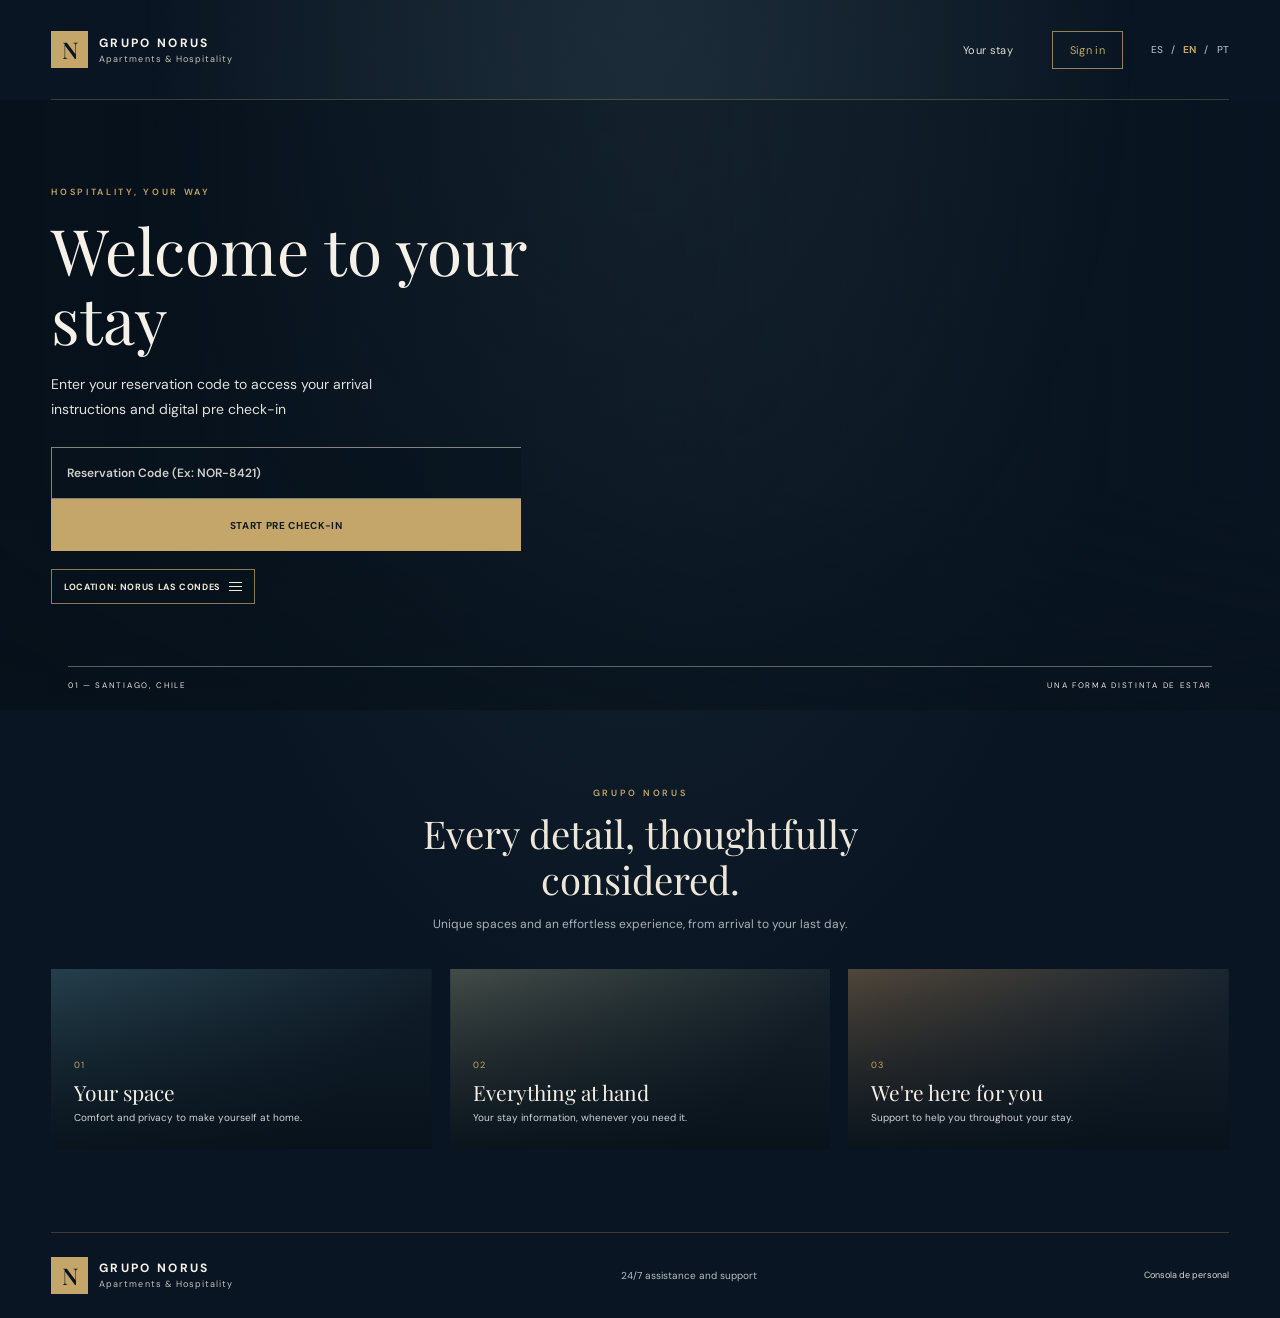
<file: frontend/index.html>
<!doctype html>
<html lang="es">
<head>
	<meta charset="utf-8">
	<meta name="viewport" content="width=device-width, initial-scale=1">
	<meta name="theme-color" content="#091522">
	<meta name="apple-mobile-web-app-capable" content="yes">
	<meta name="apple-mobile-web-app-status-bar-style" content="black-translucent">
	<meta name="description" content="Disfruta tu estadía en Grupo Norus: pre check-in, instrucciones y asistencia.">
	<title>Grupo Norus | Una estadía extraordinaria</title>
	<link rel="preconnect" href="https://fonts.googleapis.com">
	<link rel="preconnect" href="https://fonts.gstatic.com" crossorigin>
	<link href="https://fonts.googleapis.com/css2?family=DM+Sans:wght@400;500;600;700&family=Playfair+Display:wght@400;500;600&display=swap" rel="stylesheet">
	<link rel="stylesheet" href="assets/css/styles.css">
	<link rel="stylesheet" href="assets/css/luxury.css">
	<link rel="manifest" href="manifest.webmanifest">
</head>
<body>
	<main class="page-shell landing-shell">
		<header class="site-header">
			<a class="brand brand-link" href="index.html" aria-label="Grupo Norus, inicio">
				<span class="brand-mark" aria-hidden="true">N</span>
				<span class="brand-copy"><strong>GRUPO NORUS</strong><small>Apartments &amp; Hospitality</small></span>
			</a>
			<nav class="site-nav" aria-label="Navegación principal">
				<a href="#estadia">Tu estadía</a>
				<a class="nav-login" href="login.html">Iniciar sesión</a>
			</nav>
			<nav class="language-switch" aria-label="Seleccionar idioma">
				<button class="language-button is-active" type="button" lang="es" data-language="es" aria-pressed="true">ES</button><span aria-hidden="true">/</span>
				<button class="language-button" type="button" lang="en" data-language="en" aria-pressed="false">EN</button><span aria-hidden="true">/</span>
				<button class="language-button" type="button" lang="pt" data-language="pt" aria-pressed="false">PT</button>
			</nav>
		</header>

		<section class="landing-hero" aria-labelledby="welcome-title">
			<div class="hero-copy">
				<p class="eyebrow">HOSPITALIDAD, A TU MANERA</p>
				<h1 id="welcome-title" data-i18n="welcome">Bienvenido a tu estadía</h1>
				<p class="intro" data-i18n="intro">Ingresa el código de tu reserva para acceder a tus instrucciones de llegada y pre check-in digital</p>
				<form class="reservation-form" action="precheckin.html" method="get">
					<label class="visually-hidden" for="reservation-code" data-i18n="codeLabel">Código de Reserva</label>
					<input id="reservation-code" name="code" type="text" placeholder="Código de Reserva (Ej: NOR-8421)" autocomplete="off" required aria-label="Código de Reserva">
					<button class="primary-button" type="submit" data-i18n="start">Iniciar Pre Check-in</button>
				</form>
				<div class="venue-wrap">
					<button class="venue-button" type="button" aria-expanded="false" aria-controls="venue-menu">
						<span data-i18n="venue">Sede: Norus Las Condes</span><span class="menu-icon" aria-hidden="true"><i></i><i></i><i></i></span>
					</button>
					<div class="venue-menu" id="venue-menu" hidden><span class="venue-menu-label" data-i18n="currentVenue">Sede seleccionada</span><strong>Norus Las Condes</strong></div>
				</div>
			</div>
			<div class="hero-caption"><span>01 — SANTIAGO, CHILE</span><span>UNA FORMA DISTINTA DE ESTAR</span></div>
		</section>

		<section class="experience-section" id="estadia" aria-labelledby="experience-title">
			<div class="section-heading">
				<p class="eyebrow">GRUPO NORUS</p>
				<h2 id="experience-title">Cada detalle, pensado para ti.</h2>
				<p>Espacios únicos y una experiencia simple, desde tu llegada hasta el último día.</p>
			</div>
			<div class="experience-grid">
				<article class="experience-card experience-card-one"><span>01</span><h3>Tu espacio</h3><p>Comodidad y privacidad para sentirte en casa.</p></article>
				<article class="experience-card experience-card-two"><span>02</span><h3>Todo a mano</h3><p>Acceso a la información de tu estadía, cuando la necesites.</p></article>
				<article class="experience-card experience-card-three"><span>03</span><h3>Estamos contigo</h3><p>Atención y soporte para acompañarte en cada momento.</p></article>
			</div>
		</section>
		<footer class="site-footer">
			<a class="brand brand-link" href="index.html"><span class="brand-mark" aria-hidden="true">N</span><span class="brand-copy"><strong>GRUPO NORUS</strong><small>Apartments &amp; Hospitality</small></span></a>
			<p class="support-note" data-i18n="support">Atención y soporte 24/7</p>
			<div class="footer-links"><a href="admin.html">Consola de personal</a></div>
		</footer>
	</main>
	<script src="assets/js/app.js" defer></script>
	<script src="assets/js/backend.js" defer></script>
</body>
</html>
</file>
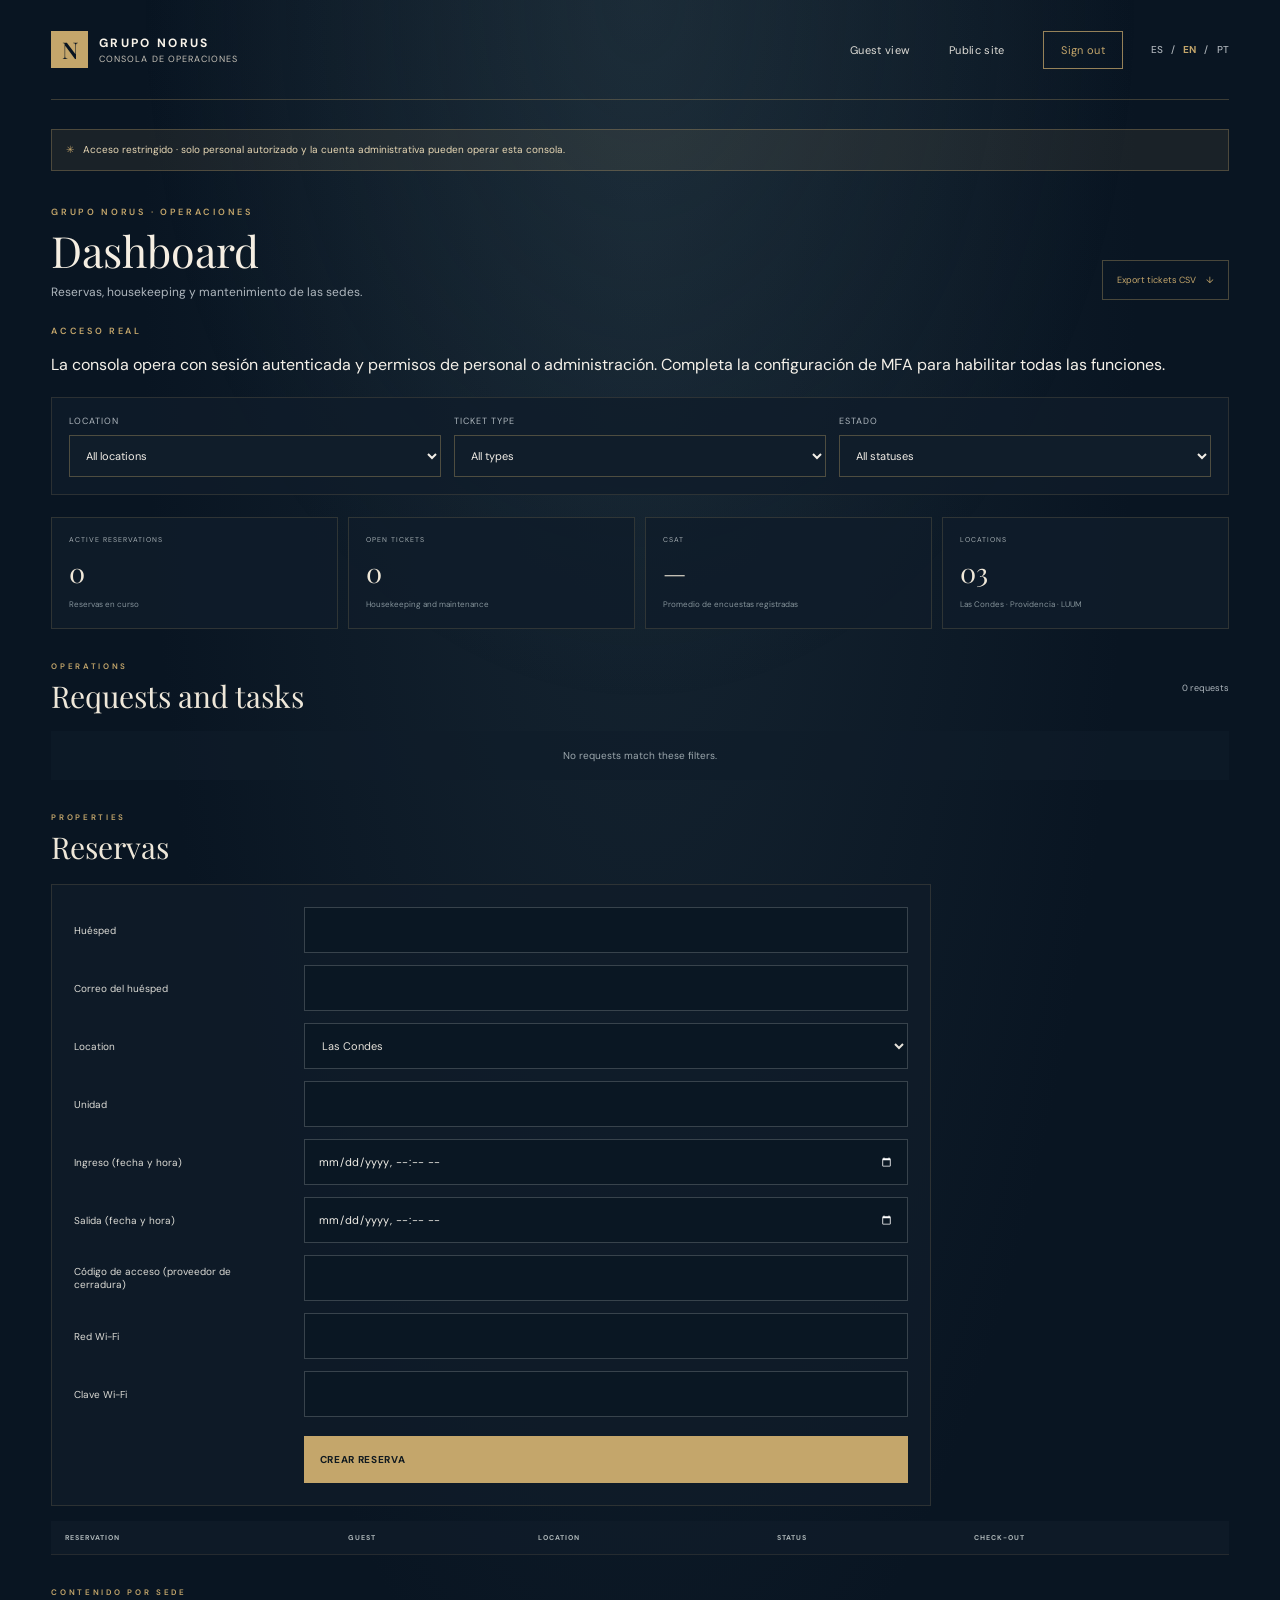
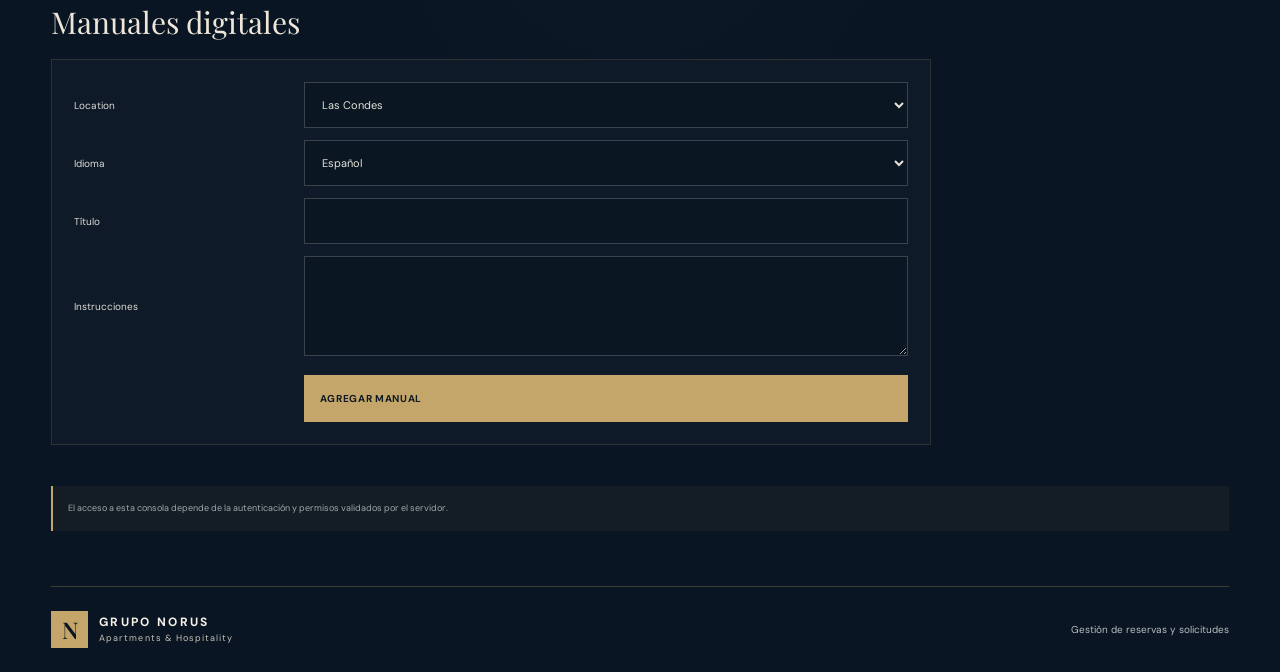
<file: frontend/admin.html>
<!doctype html>
<html lang="es">
<head>
	<meta charset="utf-8">
	<meta name="viewport" content="width=device-width, initial-scale=1">
	<meta name="theme-color" content="#091522">
	<meta name="apple-mobile-web-app-capable" content="yes">
	<meta name="apple-mobile-web-app-status-bar-style" content="black-translucent">
	<meta name="description" content="Consola de operaciones de Grupo Norus para reservas, servicios y gestión del personal.">
	<title>Grupo Norus | Consola de operaciones</title>
	<link rel="manifest" href="manifest.webmanifest">
	<link rel="preconnect" href="https://fonts.googleapis.com">
	<link rel="preconnect" href="https://fonts.gstatic.com" crossorigin>
	<link href="https://fonts.googleapis.com/css2?family=DM+Sans:wght@400;500;600;700&family=Playfair+Display:wght@400;500;600&display=swap" rel="stylesheet">
	<link rel="stylesheet" href="assets/css/styles.css">
	<link rel="stylesheet" href="assets/css/luxury.css">
</head>
<body>
	<main class="page-shell admin-shell">
		<header class="site-header">
			<a class="brand brand-link" href="index.html" aria-label="Grupo Norus, inicio"><span class="brand-mark" aria-hidden="true">N</span><span class="brand-copy"><strong>GRUPO NORUS</strong><small>CONSOLA DE OPERACIONES</small></span></a>
			<nav class="site-nav" aria-label="Navegación principal"><a href="dashboard.html">Vista huésped</a><a href="index.html">Sitio público</a><a class="nav-login" href="login.html">Cerrar sesión</a></nav>
			<nav class="language-switch" aria-label="Seleccionar idioma"><button class="language-button is-active" type="button" data-language="es" aria-pressed="true">ES</button><span aria-hidden="true">/</span><button class="language-button" type="button" data-language="en" aria-pressed="false">EN</button><span aria-hidden="true">/</span><button class="language-button" type="button" data-language="pt" aria-pressed="false">PT</button></nav>
		</header>
		<section class="admin-content">
			<div class="demo-notice"><span aria-hidden="true">✳</span> Acceso restringido · solo personal autorizado y la cuenta administrativa pueden operar esta consola.</div>
			<div class="admin-heading"><div><p class="eyebrow">GRUPO NORUS · OPERACIONES</p><h1>Panel de control</h1><p>Reservas, housekeeping y mantenimiento de las sedes.</p></div><div class="admin-heading-actions"><button class="export-button" type="button" id="export-tickets">Exportar tickets CSV <span aria-hidden="true">↓</span></button></div></div>
			<section class="admin-access-note" aria-label="Acceso del personal">
				<p class="eyebrow">ACCESO REAL</p>
				<p>La consola opera con sesión autenticada y permisos de personal o administración. Completa la configuración de MFA para habilitar todas las funciones.</p>
			</section>
			<div class="admin-filters">
				<label for="admin-property">Sede<select id="admin-property"><option value="all">Todas las sedes</option><option value="Las Condes">Norus Las Condes</option><option value="Providencia">Norus Providencia</option><option value="LUUM">LUUM</option></select></label>
				<label for="ticket-type-filter">Tipo de ticket<select id="ticket-type-filter"><option value="all">Todos los tipos</option><option value="supplies">Housekeeping</option><option value="issue">Mantenimiento</option></select></label>
				<label for="ticket-status-filter">Estado<select id="ticket-status-filter"><option value="all">Todos los estados</option><option value="Pendiente">Pendiente</option><option value="En proceso">En proceso</option><option value="Resuelto">Resuelto</option></select></label>
			</div>
			<section class="admin-metrics" aria-label="Indicadores">
				<article><span>RESERVAS ACTIVAS</span><strong id="metric-reservations">1</strong><small>Reservas en curso</small></article>
				<article><span>TICKETS ABIERTOS</span><strong id="metric-open">0</strong><small>Housekeeping y mantenimiento</small></article>
				<article><span>CSAT</span><strong id="metric-csat">—</strong><small>Promedio de encuestas registradas</small></article>
				<article><span>SEDES</span><strong>03</strong><small>Las Condes · Providencia · LUUM</small></article>
			</section>
			<section class="admin-section"><div class="section-heading-inline"><div><p class="eyebrow">GESTIÓN OPERATIVA</p><h2>Solicitudes y tareas</h2></div><span id="ticket-count" class="ticket-count">0 solicitudes</span></div><div class="admin-ticket-list" id="admin-ticket-list"></div></section>
			<section class="admin-section reservation-preview"><div class="section-heading-inline"><div><p class="eyebrow">ALOJAMIENTOS</p><h2>Reservas</h2></div></div><form class="auth-form admin-create-form" id="reservation-create-form"><label for="new-guest-name">Huésped</label><input id="new-guest-name" name="guestName" required maxlength="160"><label for="new-guest-email">Correo del huésped</label><input id="new-guest-email" name="guestEmail" type="email" required><label for="new-property">Sede</label><select id="new-property" name="property"><option>Las Condes</option><option>Providencia</option><option>LUUM</option></select><label for="new-unit">Unidad</label><input id="new-unit" name="unit" required maxlength="32"><label for="new-checkin">Ingreso (fecha y hora)</label><input id="new-checkin" name="checkinAt" type="datetime-local" required><label for="new-checkout">Salida (fecha y hora)</label><input id="new-checkout" name="checkoutAt" type="datetime-local" required><label for="new-access-code">Código de acceso (proveedor de cerradura)</label><input id="new-access-code" name="accessCode" autocomplete="off"><label for="new-wifi-name">Red Wi-Fi</label><input id="new-wifi-name" name="wifiName"><label for="new-wifi-password">Clave Wi-Fi</label><input id="new-wifi-password" name="wifiPassword" autocomplete="new-password"><button class="primary-button" type="submit">Crear reserva</button><p class="form-status" role="status" aria-live="polite"></p></form><div class="reservation-table-wrap"><table><thead><tr><th>RESERVA</th><th>HUÉSPED</th><th>SEDE</th><th>ESTADO</th><th>CHECK-OUT</th></tr></thead><tbody id="reservation-table">
			</tbody></table></div></section>
			<section class="admin-section"><div class="section-heading-inline"><div><p class="eyebrow">CONTENIDO POR SEDE</p><h2>Manuales digitales</h2></div></div><form class="auth-form admin-create-form" id="manual-create-form"><label for="manual-property">Sede</label><select id="manual-property" name="property"><option>Las Condes</option><option>Providencia</option><option>LUUM</option></select><label for="manual-language">Idioma</label><select id="manual-language" name="language"><option value="es">Español</option><option value="en">English</option><option value="pt">Português</option></select><label for="manual-title">Título</label><input id="manual-title" name="title" required maxlength="160"><label for="manual-content">Instrucciones</label><textarea id="manual-content" name="content" required maxlength="10000"></textarea><button class="primary-button" type="submit">Agregar manual</button><p class="form-status" role="status" aria-live="polite"></p></form><div id="admin-manual-list" class="admin-ticket-list"></div></section>
			<section class="admin-section" hidden><div class="section-heading-inline"><div><p class="eyebrow">ACCESO DEL PERSONAL</p><h2>Crear cuenta de equipo</h2></div></div><form class="auth-form admin-create-form" id="staff-create-form"><label for="staff-name">Nombre</label><input id="staff-name" name="name" required maxlength="160"><label for="staff-email">Correo</label><input id="staff-email" name="email" type="email" required><label for="staff-role">Rol</label><select id="staff-role" name="role"><option value="staff">Personal</option><option value="admin">Administración</option></select><button class="primary-button" type="submit">Crear cuenta</button><p class="form-status" role="status" aria-live="polite"></p></form></section>
			<div class="admin-footnote">El acceso a esta consola depende de la autenticación y permisos validados por el servidor.</div>
		</section>
		<footer class="site-footer"><a class="brand brand-link" href="index.html"><span class="brand-mark" aria-hidden="true">N</span><span class="brand-copy"><strong>GRUPO NORUS</strong><small>Apartments &amp; Hospitality</small></span></a><p class="support-note">Gestión de reservas y solicitudes</p></footer>
	</main>
	<script src="assets/js/app.js" defer></script>
	<script src="assets/js/backend.js" defer></script>
</body>
</html>
</file>
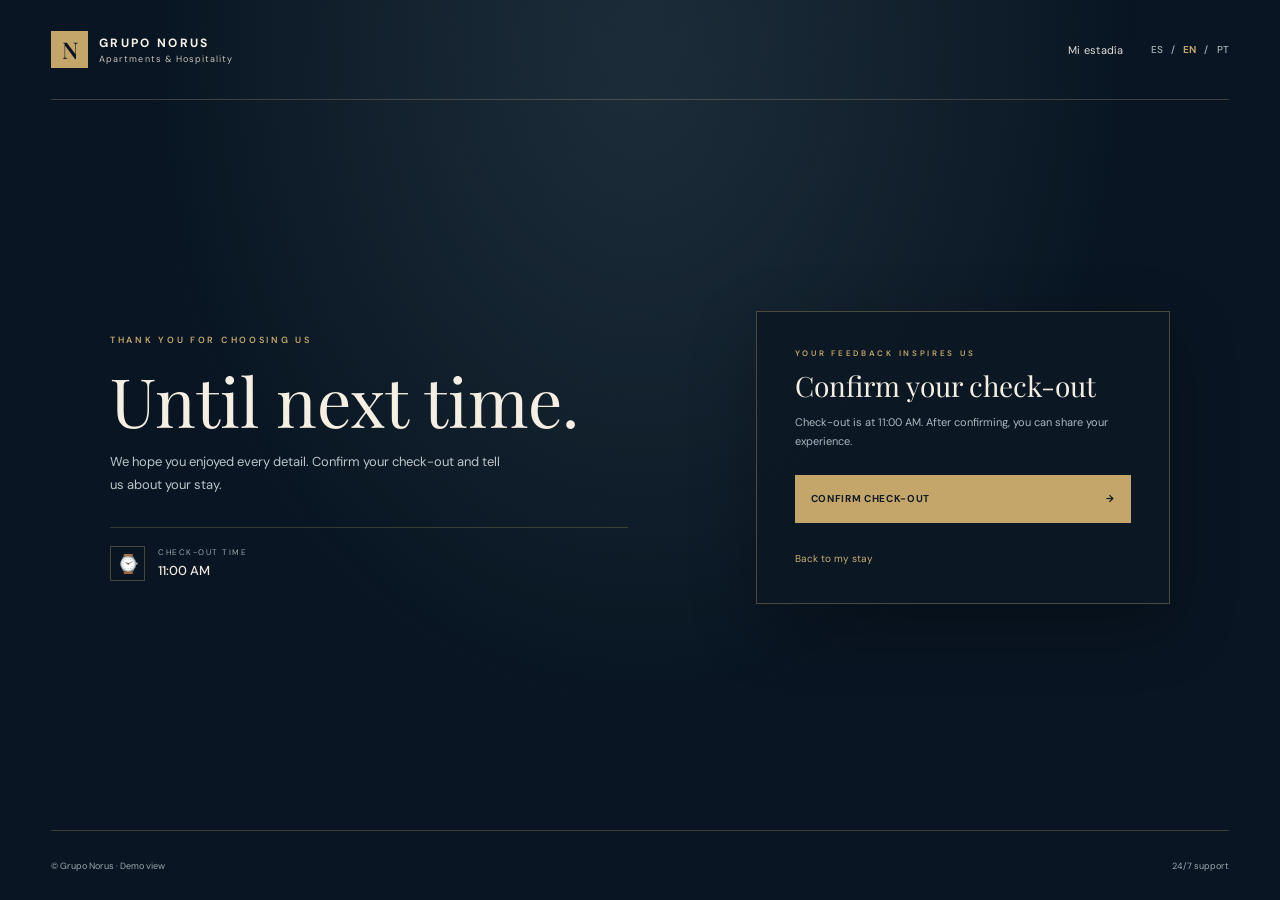
<file: frontend/checkout.html>
<!doctype html>
<html lang="es">
<head>
	<meta charset="utf-8">
	<meta name="viewport" content="width=device-width, initial-scale=1">
	<meta name="theme-color" content="#091522">
	<meta name="apple-mobile-web-app-capable" content="yes">
	<meta name="apple-mobile-web-app-status-bar-style" content="black-translucent">
	<meta name="description" content="Confirma tu salida y comparte tu experiencia con Grupo Norus.">
	<title>Grupo Norus | Check-out y opinión</title>
	<link rel="manifest" href="manifest.webmanifest">
	<link rel="preconnect" href="https://fonts.googleapis.com">
	<link rel="preconnect" href="https://fonts.gstatic.com" crossorigin>
	<link href="https://fonts.googleapis.com/css2?family=DM+Sans:wght@400;500;600;700&family=Playfair+Display:wght@400;500;600&display=swap" rel="stylesheet">
	<link rel="stylesheet" href="assets/css/styles.css">
	<link rel="stylesheet" href="assets/css/luxury.css">
</head>
<body>
	<main class="page-shell auth-shell">
		<header class="site-header">
			<a class="brand brand-link" href="index.html" aria-label="Grupo Norus, inicio"><span class="brand-mark" aria-hidden="true">N</span><span class="brand-copy"><strong>GRUPO NORUS</strong><small>Apartments &amp; Hospitality</small></span></a>
			<nav class="site-nav" aria-label="Navegación principal"><a href="dashboard.html">Mi estadía</a></nav>
			<nav class="language-switch" aria-label="Seleccionar idioma"><button class="language-button is-active" type="button" data-language="es" aria-pressed="true">ES</button><span aria-hidden="true">/</span><button class="language-button" type="button" data-language="en" aria-pressed="false">EN</button><span aria-hidden="true">/</span><button class="language-button" type="button" data-language="pt" aria-pressed="false">PT</button></nav>
		</header>
		<section class="checkout-layout">
			<div class="checkout-intro"><p class="eyebrow">GRACIAS POR ELEGIRNOS</p><h1>Hasta la próxima.</h1><p>Esperamos que hayas disfrutado cada detalle. Confirma tu salida y déjanos saber cómo fue tu estadía.</p><div class="checkout-time"><span class="detail-icon" aria-hidden="true">⌚</span><span><small>HORA DE SALIDA</small><strong>11:00 AM</strong></span></div></div>
			<div class="auth-card checkout-card">
				<p class="eyebrow">TU OPINIÓN NOS INSPIRA</p>
				<h2 id="checkout-title">Confirma tu salida</h2>
				<p class="auth-description">Tu check-out es a las 11:00 AM. Después de confirmar, puedes compartir tu experiencia.</p>
				<button class="primary-button checkout-confirm-button" type="button" data-checkout-confirm>Confirmar check-out <span aria-hidden="true">→</span></button>
				<p class="form-status checkout-confirmation" id="checkout-confirmation" role="status" aria-live="polite"></p>
				<form class="auth-form survey-form" data-checkout-form>
					<div id="survey-section" hidden>
					<h3>¿Cómo estuvo tu estadía?</h3>
					<p class="auth-description">Tu opinión nos ayuda a crear mejores experiencias.</p>
					<fieldset class="rating-fieldset"><legend>Califica tu experiencia</legend><div class="rating-options" role="radiogroup" aria-label="Califica tu estadía">
						<label><input type="radio" name="rating" value="1" required><span aria-hidden="true">★</span><small>1</small></label>
						<label><input type="radio" name="rating" value="2"><span aria-hidden="true">★</span><small>2</small></label>
						<label><input type="radio" name="rating" value="3"><span aria-hidden="true">★</span><small>3</small></label>
						<label><input type="radio" name="rating" value="4"><span aria-hidden="true">★</span><small>4</small></label>
						<label><input type="radio" name="rating" value="5"><span aria-hidden="true">★</span><small>5</small></label>
					</div></fieldset>
					<label for="checkout-comments">Comentarios (opcional)</label><textarea id="checkout-comments" name="comments" rows="4" maxlength="1000" placeholder="¿Qué fue lo que más disfrutaste?"></textarea>
					<button class="primary-button" type="submit">Enviar opinión <span aria-hidden="true">→</span></button><p class="form-status" role="status" aria-live="polite"></p>
					</div>
				</form>
				<a class="checkout-back" href="dashboard.html">Volver a mi estadía</a>
			</div>
		</section>
		<footer class="site-footer auth-footer"><span>© Grupo Norus · Vista de demostración</span><span>Atención y soporte 24/7</span></footer>
	</main>
	<script src="assets/js/app.js" defer></script>
	<script src="assets/js/backend.js" defer></script>
</body>
</html>
</file>
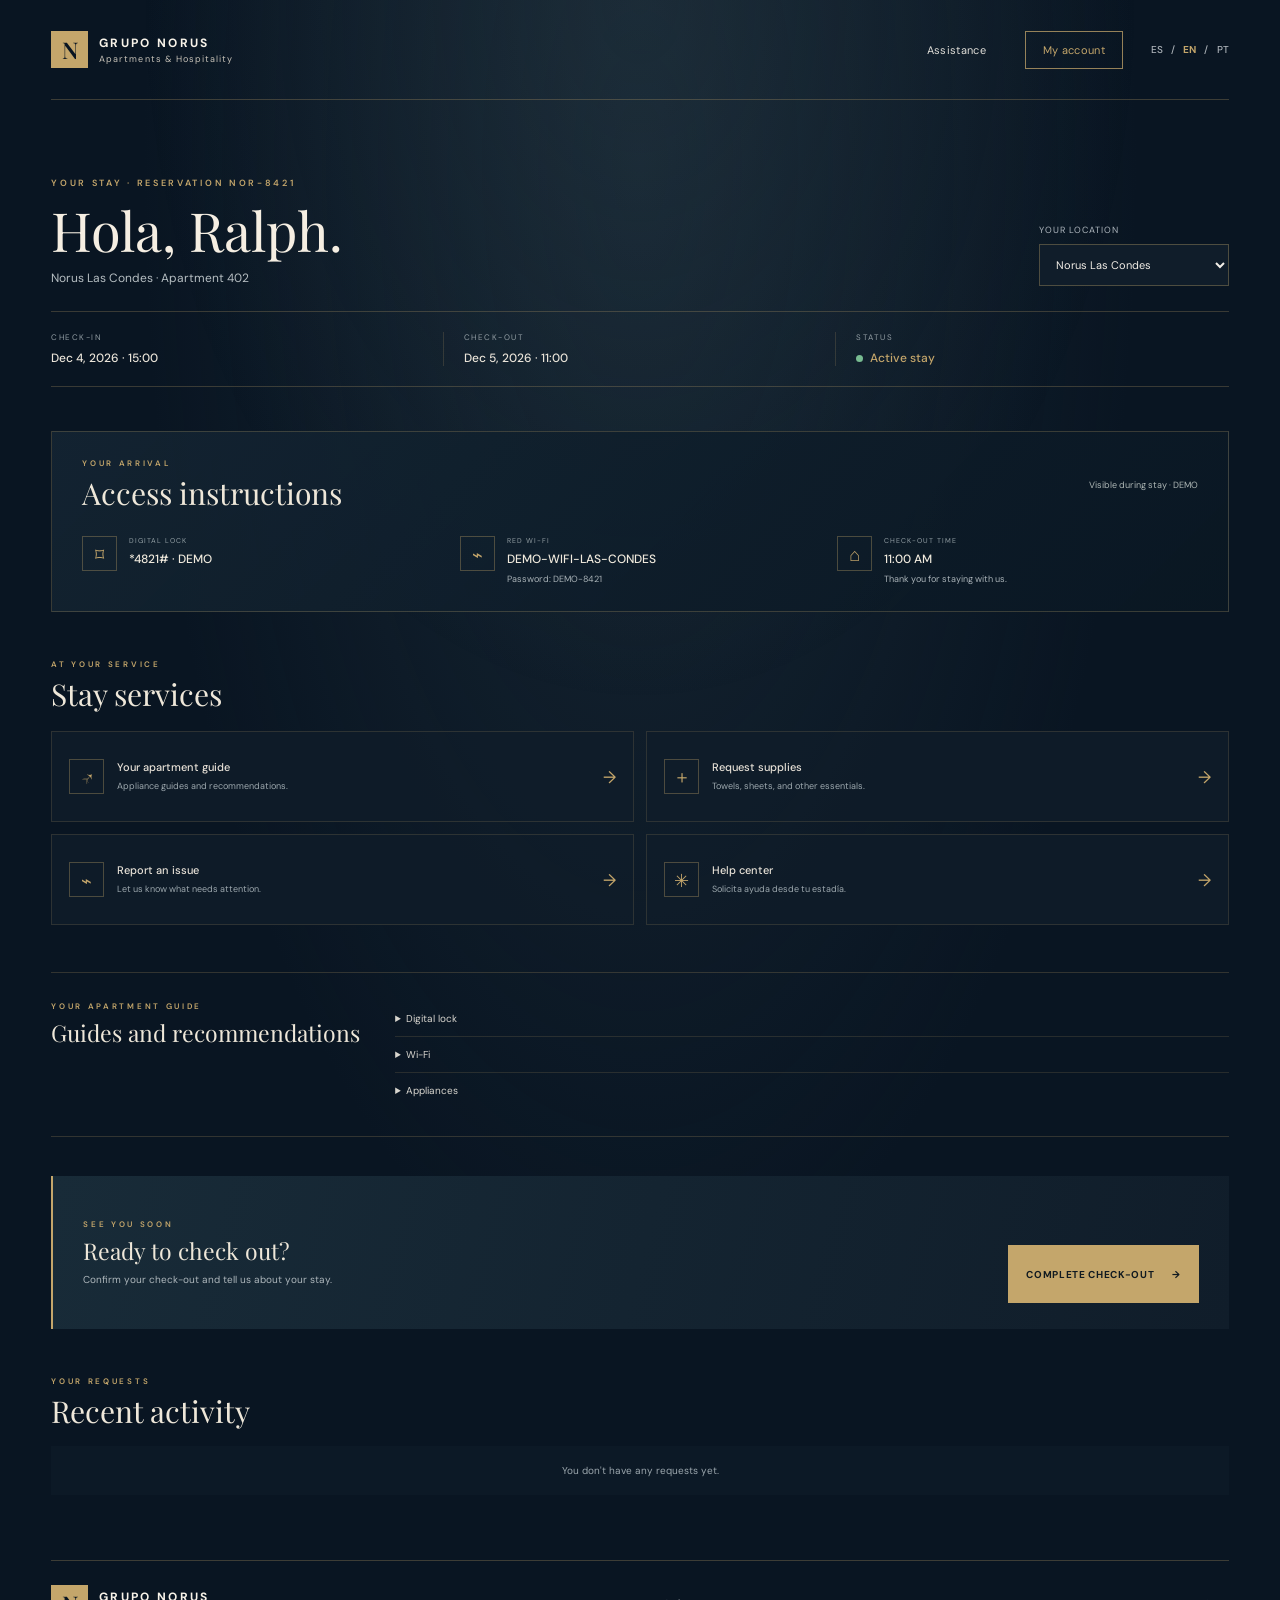
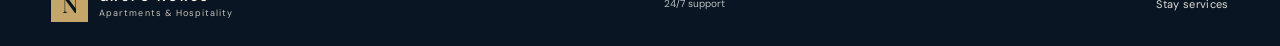
<file: frontend/dashboard.html>
<!doctype html>
<html lang="es">
<head>
	<meta charset="utf-8">
	<meta name="viewport" content="width=device-width, initial-scale=1">
	<meta name="theme-color" content="#091522">
	<meta name="description" content="Instrucciones, solicitudes y detalles de tu estadía en Grupo Norus.">
	<title>Grupo Norus | Tu estadía</title>
	<link rel="manifest" href="manifest.webmanifest">
	<link rel="preconnect" href="https://fonts.googleapis.com">
	<link rel="preconnect" href="https://fonts.gstatic.com" crossorigin>
	<link href="https://fonts.googleapis.com/css2?family=DM+Sans:wght@400;500;600;700&family=Playfair+Display:wght@400;500;600&display=swap" rel="stylesheet">
	<link rel="stylesheet" href="assets/css/styles.css">
	<link rel="stylesheet" href="assets/css/luxury.css">
</head>
<body>
	<main class="page-shell dashboard-shell">
		<header class="topbar">
			<a class="brand brand-link" href="index.html" aria-label="Grupo Norus, inicio"><span class="brand-mark" aria-hidden="true">N</span><span class="brand-copy"><strong>GRUPO NORUS</strong><small>Apartments &amp; Hospitality</small></span></a>
			<nav class="site-nav" aria-label="Navegación principal"><a href="#services-title">Asistencia</a><a class="nav-login" href="login.html">Mi cuenta</a></nav>
			<nav class="language-switch" aria-label="Seleccionar idioma">
				<button class="language-button is-active" type="button" lang="es" data-language="es" aria-pressed="true">ES</button><span aria-hidden="true">/</span>
				<button class="language-button" type="button" lang="en" data-language="en" aria-pressed="false">EN</button><span aria-hidden="true">/</span>
				<button class="language-button" type="button" lang="pt" data-language="pt" aria-pressed="false">PT</button>
			</nav>
		</header>

		<section class="guest-page">
			<div class="guest-welcome">
				<div><p class="eyebrow">TU ESTADÍA · RESERVA NOR-8421</p><h1>Hola, <span id="guest-first-name">Ralph</span>.</h1><p class="guest-subtitle" id="stay-property">Norus Las Condes · Departamento 402</p></div>
				<label class="venue-select-label" for="property-select">Tu sede<select id="property-select" name="property"><option value="las-condes">Norus Las Condes</option><option value="providencia">Norus Providencia</option><option value="luum">LUUM</option></select></label>
			</div>
			<div class="stay-summary">
				<div><span>CHECK-IN</span><strong id="checkin-date">Hoy · 15:00</strong></div>
				<div><span>CHECK-OUT</span><strong id="checkout-date">Mañana · 11:00</strong></div>
				<div><span>ESTADO</span><strong class="stay-status"><i class="status-dot"></i> <span id="stay-status-text">Estadía activa</span></strong></div>
			</div>
			<section class="access-card" aria-labelledby="access-title">
				<div class="section-heading-inline"><div><p class="eyebrow">TU LLEGADA</p><h2 id="access-title">Instrucciones de acceso</h2></div><span class="access-state" id="access-state">Disponible durante tu estadía</span></div>
				<div class="access-grid" id="access-details">
					<div class="access-detail"><span class="detail-icon" aria-hidden="true">⌑</span><div><span>CERRADURA DIGITAL</span><strong id="lock-code">••••••</strong></div></div>
					<div class="access-detail"><span class="detail-icon" aria-hidden="true">⌁</span><div><span>RED WI-FI</span><strong id="wifi-name">••••••</strong><small id="wifi-password">Disponible durante la estadía</small></div></div>
					<div class="access-detail"><span class="detail-icon" aria-hidden="true">⌂</span><div><span>HORARIO DE SALIDA</span><strong>11:00 AM</strong><small>Gracias por tu estadía.</small></div></div>
				</div>
			</section>
			<section class="guest-services" aria-labelledby="services-title">
				<div class="section-heading-inline"><div><p class="eyebrow">A TU DISPOSICIÓN</p><h2 id="services-title">Servicios de tu estadía</h2></div></div>
				<div class="service-grid">
					<a class="service-card" href="#manuales"><span class="service-icon" aria-hidden="true">↗</span><span><strong>Manual de tu espacio</strong><small>Guías de electrodomésticos y recomendaciones.</small></span><span class="service-arrow" aria-hidden="true">→</span></a>
					<button class="service-card" type="button" data-open-dialog="supplies-dialog"><span class="service-icon" aria-hidden="true">＋</span><span><strong>Solicitar insumos</strong><small>Toallas, sábanas y artículos adicionales.</small></span><span class="service-arrow" aria-hidden="true">→</span></button>
					<button class="service-card" type="button" data-open-dialog="issue-dialog"><span class="service-icon" aria-hidden="true">⌁</span><span><strong>Reportar una incidencia</strong><small>Cuéntanos qué necesita atención.</small></span><span class="service-arrow" aria-hidden="true">→</span></button>
					<button class="service-card" type="button" data-open-dialog="issue-dialog"><span class="service-icon" aria-hidden="true">✳</span><span><strong>Centro de asistencia</strong><small>Solicita ayuda desde tu estadía.</small></span><span class="service-arrow" aria-hidden="true">→</span></button>
				</div>
			</section>
			<section class="manual-section" id="manuales"><div><p class="eyebrow">GUÍA DEL ALOJAMIENTO</p><h2>Manuales y recomendaciones</h2></div><div class="manual-list" id="manual-list"></div></section>
			<section class="checkout-banner"><div><p class="eyebrow">HASTA PRONTO</p><h2>¿Todo listo para tu salida?</h2><p>Confirma tu check-out y cuéntanos cómo estuvo tu estadía.</p></div><a class="primary-button" href="checkout.html">Completar check-out <span aria-hidden="true">→</span></a></section>
			<section class="ticket-section"><div class="section-heading-inline"><div><p class="eyebrow">TUS SOLICITUDES</p><h2>Actividad reciente</h2></div></div><div id="guest-ticket-list" class="guest-ticket-list"><p class="empty-state">Aún no tienes solicitudes.</p></div></section>
		</section>
		<footer class="site-footer"><a class="brand brand-link" href="index.html"><span class="brand-mark" aria-hidden="true">N</span><span class="brand-copy"><strong>GRUPO NORUS</strong><small>Apartments &amp; Hospitality</small></span></a><p class="support-note">Atención y soporte 24/7</p><a href="#services-title">Servicios de tu estadía</a></footer>
	</main>

	<dialog class="dashboard-dialog service-dialog" id="supplies-dialog" aria-labelledby="supplies-title">
		<button class="dialog-x" type="button" data-close-dialog aria-label="Cerrar">×</button>
		<p class="eyebrow">HOUSEKEEPING</p><h2 id="supplies-title">Solicitar insumos</h2>
		<p class="dialog-copy">Selecciona lo que necesitas. Esta solicitud se guardará en este navegador como demostración.</p>
		<form class="auth-form" data-ticket-form="supplies">
			<label for="supply-items">Insumos</label>
			<select id="supply-items" name="items" multiple required size="4"><option>Toallas adicionales</option><option>Sábanas limpias</option><option>Amenities de baño</option><option>Agua embotellada</option></select>
			<label for="supply-notes">Indicaciones (opcional)</label><textarea id="supply-notes" name="notes" rows="2" placeholder="¿Alguna indicación para la entrega?"></textarea>
			<button class="primary-button" type="submit">Crear solicitud <span aria-hidden="true">→</span></button><p class="form-status" role="status" aria-live="polite"></p>
		</form>
	</dialog>
	<dialog class="dashboard-dialog service-dialog" id="issue-dialog" aria-labelledby="issue-title">
		<button class="dialog-x" type="button" data-close-dialog aria-label="Cerrar">×</button>
		<p class="eyebrow">MANTENIMIENTO</p><h2 id="issue-title">Reportar incidencia</h2>
		<p class="dialog-copy">Describe el problema y adjunta hasta 3 fotos como evidencia.</p>
		<form class="auth-form" data-ticket-form="issue">
			<label for="issue-description">Descripción de la falla</label><textarea id="issue-description" name="description" rows="3" minlength="10" required placeholder="Cuéntanos qué ocurrió y dónde..."></textarea>
			<label for="issue-photos">Fotografías (máximo 3)</label><input id="issue-photos" name="photos" type="file" accept="image/*" capture="environment" multiple aria-describedby="issue-preview">
			<div id="issue-preview" class="image-preview-grid" aria-live="polite"></div>
			<button class="primary-button" type="submit">Enviar reporte <span aria-hidden="true">→</span></button><p class="form-status" role="status" aria-live="polite"></p>
		</form>
	</dialog>
	<script src="assets/js/app.js" defer></script>
	<script src="assets/js/backend.js" defer></script>
</body>
</html>
</file>
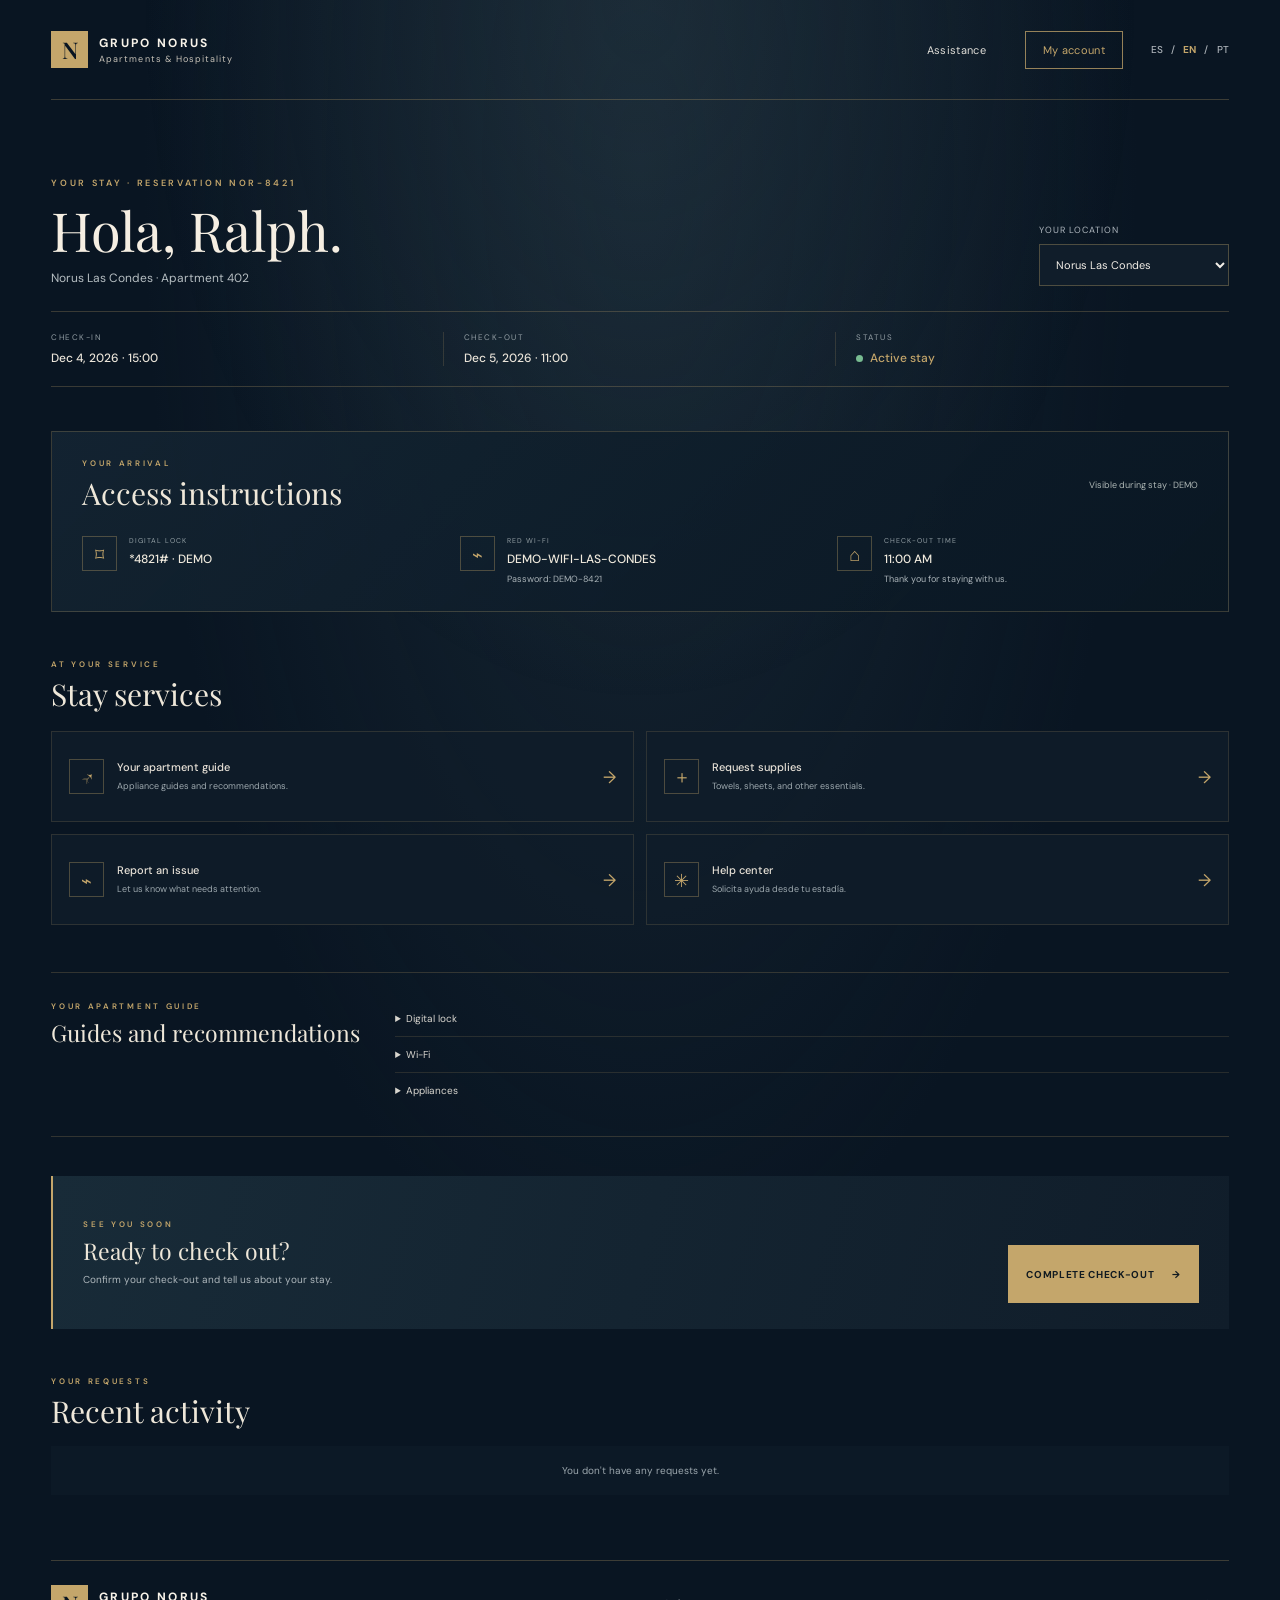
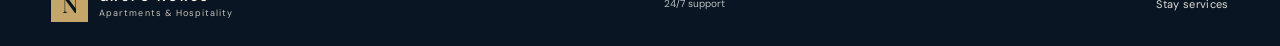
<file: frontend/incidencias.html>
<!doctype html>
<html lang="es">
<head>
	<meta charset="utf-8">
	<meta name="viewport" content="width=device-width, initial-scale=1">
	<meta name="robots" content="noindex">
	<meta http-equiv="refresh" content="0; url=dashboard.html">
	<title>Asistencia | Grupo Norus</title>
</head>
<body>
	<p>La asistencia está disponible desde el dashboard de tu estadía. Si no eres redirigido, <a href="dashboard.html">continúa a tu estadía</a>.</p>
</body>
</html>
</file>
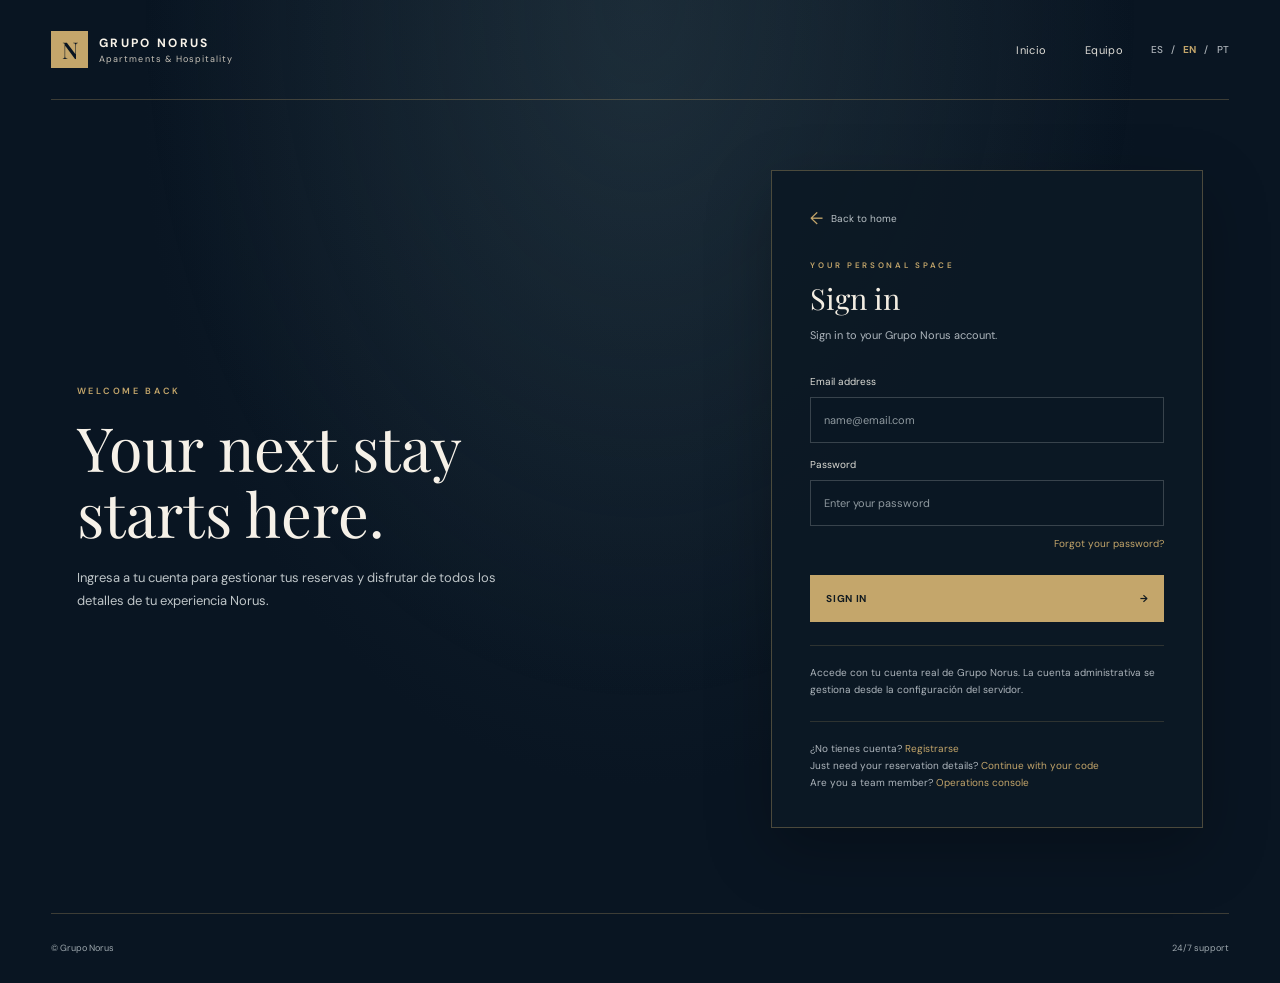
<file: frontend/login.html>
<!doctype html>
<html lang="es">
<head>
	<meta charset="utf-8">
	<meta name="viewport" content="width=device-width, initial-scale=1">
	<meta name="theme-color" content="#091522">
	<meta name="apple-mobile-web-app-capable" content="yes">
	<meta name="apple-mobile-web-app-status-bar-style" content="black-translucent">
	<link rel="manifest" href="manifest.webmanifest">
	<title>Grupo Norus | Iniciar sesión</title>
	<link rel="preconnect" href="https://fonts.googleapis.com">
	<link rel="preconnect" href="https://fonts.gstatic.com" crossorigin>
	<link href="https://fonts.googleapis.com/css2?family=DM+Sans:wght@400;500;600;700&family=Playfair+Display:wght@400;500;600&display=swap" rel="stylesheet">
	<link rel="stylesheet" href="assets/css/styles.css">
	<link rel="stylesheet" href="assets/css/luxury.css">
</head>
<body>
	<main class="page-shell auth-shell">
		<header class="site-header">
			<a class="brand brand-link" href="index.html" aria-label="Grupo Norus, inicio"><span class="brand-mark" aria-hidden="true">N</span><span class="brand-copy"><strong>GRUPO NORUS</strong><small>Apartments &amp; Hospitality</small></span></a>
			<nav class="site-nav" aria-label="Navegación principal"><a href="index.html">Inicio</a><a href="admin.html">Equipo</a></nav>
			<nav class="language-switch" aria-label="Seleccionar idioma"><button class="language-button is-active" type="button" data-language="es" aria-pressed="true">ES</button><span aria-hidden="true">/</span><button class="language-button" type="button" data-language="en" aria-pressed="false">EN</button><span aria-hidden="true">/</span><button class="language-button" type="button" data-language="pt" aria-pressed="false">PT</button></nav>
		</header>
		<section class="auth-layout" aria-labelledby="login-title">
			<div class="auth-story"><p class="eyebrow">BIENVENIDO DE VUELTA</p><h1>Tu próxima estadía<br>comienza aquí.</h1><p>Ingresa a tu cuenta para gestionar tus reservas y disfrutar de todos los detalles de tu experiencia Norus.</p></div>
			<div class="auth-card">
				<a class="back-link" href="index.html"><span aria-hidden="true">←</span> Volver al inicio</a>
				<p class="eyebrow">TU ESPACIO PERSONAL</p>
				<h2 id="login-title">Iniciar sesión</h2>
				<p class="auth-description">Accede a tu cuenta de Grupo Norus.</p>
				<form class="auth-form" data-auth-form="login" method="post" action="/api/auth/login">
					<noscript><p class="form-status">Activa JavaScript para continuar con la autenticación segura.</p></noscript>
					<label for="login-email">Correo electrónico</label>
					<input id="login-email" name="email" type="email" placeholder="nombre@correo.com" autocomplete="email" required>
					<label for="login-password">Contraseña</label>
					<input id="login-password" name="password" type="password" placeholder="Ingresa tu contraseña" autocomplete="current-password" required>
					<a class="forgot-link" href="recuperar-contrasena.html">¿Olvidaste tu contraseña?</a>
					<button class="primary-button" type="submit" disabled>Iniciar sesión <span aria-hidden="true">→</span></button>
					<p class="form-status" role="status" aria-live="polite"></p>
				</form>
				<p class="auth-footnote">Accede con tu cuenta real de Grupo Norus. La cuenta administrativa se gestiona desde la configuración del servidor.</p>
				<p class="auth-footnote">¿No tienes cuenta? <a href="register.html">Registrarse</a><br>¿Solo necesitas los datos de tu reserva? <a href="index.html">Accede con tu código</a><br>¿Eres parte del equipo? <a href="admin.html">Consola de operaciones</a></p>
			</div>
		</section>
		<footer class="site-footer auth-footer"><span>© Grupo Norus</span><span>Atención y soporte 24/7</span></footer>
	</main>
	<script src="assets/js/app.js" defer></script>
	<script src="assets/js/backend.js" defer></script>
</body>
</html>
</file>
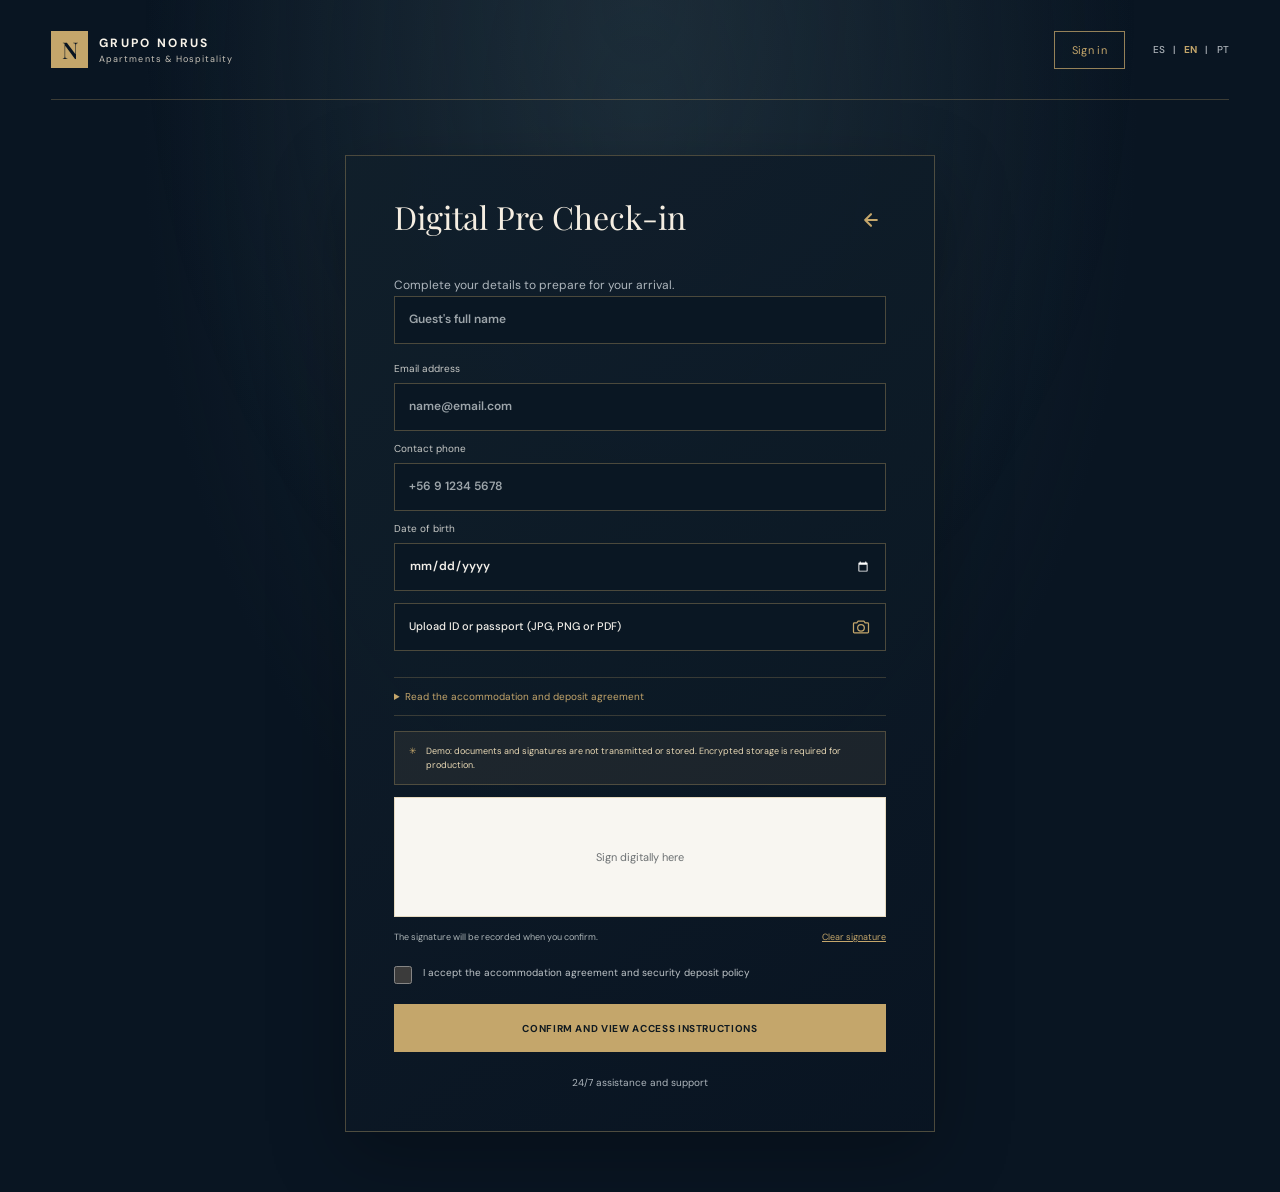
<file: frontend/precheckin.html>
<!doctype html>
<html lang="es">
<head>
	<meta charset="utf-8">
	<meta name="viewport" content="width=device-width, initial-scale=1">
	<meta name="theme-color" content="#091522">
	<meta name="apple-mobile-web-app-capable" content="yes">
	<meta name="apple-mobile-web-app-status-bar-style" content="black-translucent">
	<meta name="description" content="Completa tu pre check-in digital de Grupo Norus.">
	<title>Grupo Norus | Pre Check-in Digital</title>
	<link rel="preconnect" href="https://fonts.googleapis.com">
	<link rel="preconnect" href="https://fonts.gstatic.com" crossorigin>
	<link href="https://fonts.googleapis.com/css2?family=DM+Sans:wght@400;500;600;700&family=Playfair+Display:wght@400;500;600&display=swap" rel="stylesheet">
	<link rel="stylesheet" href="assets/css/styles.css">
	<link rel="stylesheet" href="assets/css/luxury.css">
	<link rel="manifest" href="manifest.webmanifest">
</head>
<body>
	<main class="page-shell precheckin-shell">
		<div class="dashed-frame" aria-hidden="true"></div>
		<header class="topbar">
			<a class="brand brand-link" href="index.html" aria-label="Grupo Norus, inicio"><span class="brand-mark" aria-hidden="true">N</span><span class="brand-copy"><strong>GRUPO NORUS</strong><small>Apartments &amp; Hospitality</small></span></a>
			<nav class="site-nav" aria-label="Navegación principal"><a class="nav-login" href="login.html">Iniciar sesión</a></nav>
			<nav class="language-switch" aria-label="Seleccionar idioma">
				<button class="language-button is-active" type="button" lang="es" data-language="es" aria-pressed="true">ES</button>
				<span aria-hidden="true">|</span>
				<button class="language-button" type="button" lang="en" data-language="en" aria-pressed="false">EN</button>
				<span aria-hidden="true">|</span>
				<button class="language-button" type="button" lang="pt" data-language="pt" aria-pressed="false">PT</button>
			</nav>
			<span class="globe-icon" aria-hidden="true">
				<svg viewBox="0 0 32 32" focusable="false">
					<circle cx="16" cy="16" r="12.5"></circle>
					<path d="M3.8 16h24.4M16 3.5c3.4 3.4 5.1 7.6 5.1 12.5s-1.7 9.1-5.1 12.5C12.6 25.1 10.9 20.9 10.9 16S12.6 6.9 16 3.5zM6.5 8.5h19M6.5 23.5h19"></path>
				</svg>
			</span>
		</header>

		<section class="precheckin-panel" aria-labelledby="precheckin-title">
			<header class="precheckin-heading">
				<a class="back-button" href="index.html" aria-label="Volver" data-i18n-aria="backLabel" title="Volver">
					<svg viewBox="0 0 24 24" aria-hidden="true"><path d="M19 12H5m7 7-7-7 7-7"></path></svg>
				</a>
				<h2 id="precheckin-title" data-i18n="precheckinTitle">Pre Check-in Digital</h2>
			</header>

			<form class="precheckin-form" novalidate data-precheckin-form>
				<p class="form-intro">Completa tus datos para preparar tu llegada.</p>
				<label class="visually-hidden" for="guest-name" data-i18n="guestName">Nombre completo del huésped</label>
				<input class="guest-input" id="guest-name" name="guestName" type="text" placeholder="Nombre completo&#10;del huésped" autocomplete="name" required data-i18n-placeholder="guestPlaceholder">
				<div class="contact-fields">
					<label for="guest-email">Correo electrónico</label><input class="guest-input" id="guest-email" name="email" type="email" placeholder="nombre@correo.com" autocomplete="email" required>
					<label for="guest-phone">Teléfono de contacto</label><input class="guest-input" id="guest-phone" name="phone" type="tel" placeholder="+56 9 1234 5678" autocomplete="tel" required>
					<label for="guest-birthdate">Fecha de nacimiento</label><input class="guest-input" id="guest-birthdate" name="birthDate" type="date" autocomplete="bday" required>
				</div>

				<label class="upload-button" for="identity-document">
					<span>Subir cédula o pasaporte (JPG, PNG o PDF)</span>
					<svg viewBox="0 0 24 24" aria-hidden="true"><path d="M4 7h3l1.5-2h7L17 7h3a1 1 0 0 1 1 1v10a1 1 0 0 1-1 1H4a1 1 0 0 1-1-1V8a1 1 0 0 1 1-1z"></path><circle cx="12" cy="13" r="4"></circle></svg>
				</label>
				<input class="visually-hidden file-input" id="identity-document" name="identityDocument" type="file" accept="image/jpeg,image/png,application/pdf" capture="environment" multiple required aria-describedby="document-name">
				<span class="document-name" id="document-name" aria-live="polite"></span>
				<div class="document-preview-grid" id="document-preview" aria-label="Vista previa de documentos"></div>

				<details class="terms-details">
					<summary>Leer acuerdo de hospedaje y garantía</summary>
					<p>El huésped se compromete a cuidar el inmueble y sus bienes durante la estadía, respetar las normas de convivencia y devolver el espacio en condiciones razonables de uso. La garantía podrá ser retenida únicamente según las condiciones acordadas para responder por daños atribuibles al huésped. Las condiciones definitivas y el tratamiento de datos deben ser aprobados y publicados por Grupo Norus antes de habilitar este flujo en producción.</p>
				</details>
				<p class="demo-notice compact-notice"><span aria-hidden="true">✳</span> Prototipo: documentos y firmas no se transmiten ni se guardan. Para producción se necesita almacenamiento cifrado.</p>
				<div class="signature-box">
					<canvas id="signature-pad" aria-label="Área para firmar" data-i18n-aria="signatureLabel"></canvas>
					<span class="signature-placeholder" data-i18n="signaturePlaceholder">Firme digitalmente aquí</span>
				</div>
				<div class="signature-actions"><span id="signature-timestamp" aria-live="polite">La firma se registrará al confirmar.</span><button type="button" id="clear-signature">Borrar firma</button></div>

				<label class="consent-row" for="terms-accepted">
					<input id="terms-accepted" name="termsAccepted" type="checkbox" required>
					<span data-i18n="terms">Acepto los términos del contrato de hospedaje y la política de resguardo de garantía</span>
				</label>

				<button class="confirm-button" type="submit" data-i18n="confirm">Confirmar y ver instrucciones de acceso</button>
				<p class="form-status" role="status" aria-live="polite"></p>
				<a class="precheckin-next" href="dashboard.html" hidden>Ver mi estadía <span aria-hidden="true">→</span></a>
			</form>
			<p class="support-note" data-i18n="support">Atención y soporte 24/7</p>
		</section>
	</main>
	<script src="assets/js/app.js" defer></script>
	<script src="assets/js/signature.js" defer></script>
	<script src="assets/js/backend.js" defer></script>
</body>
</html>
</file>
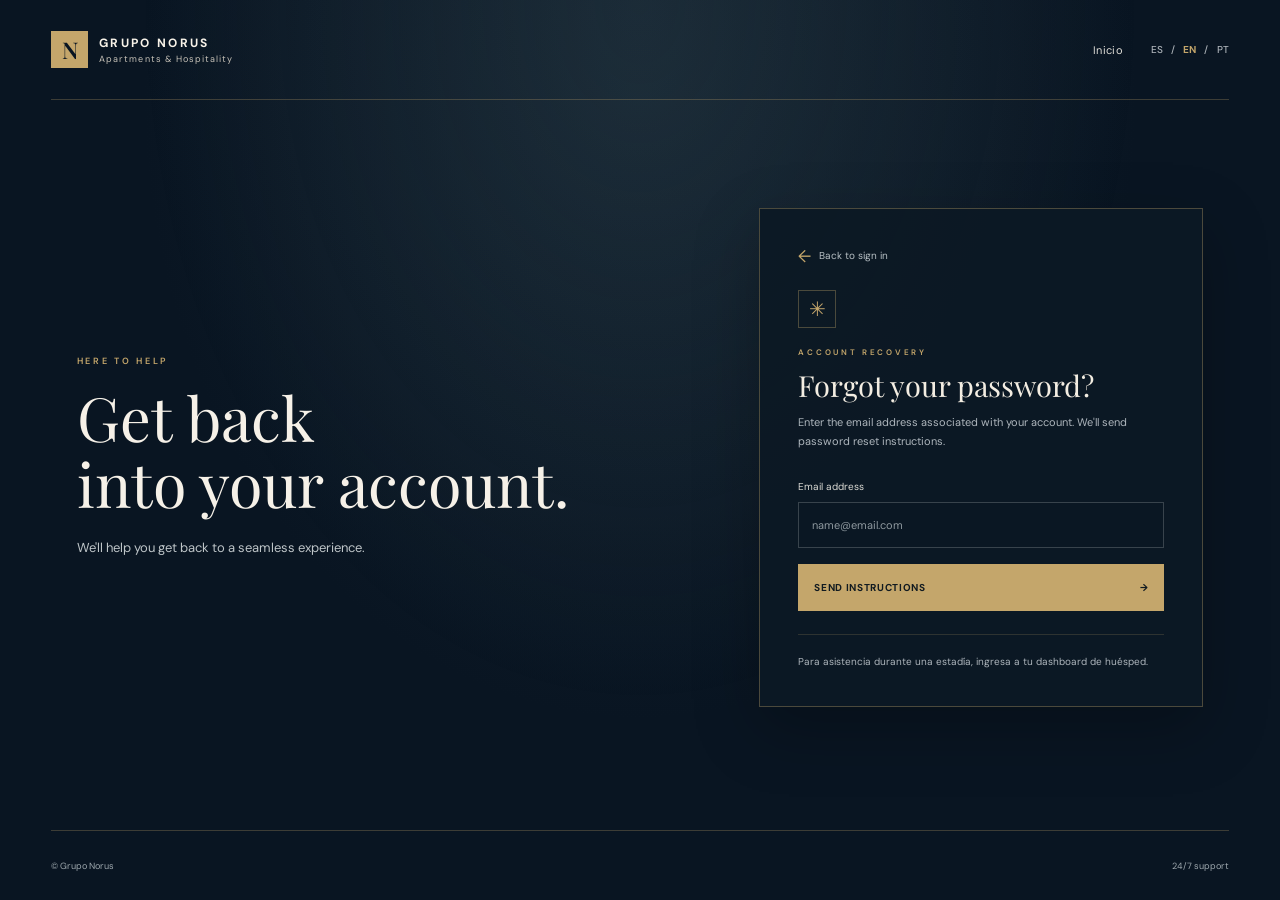
<file: frontend/recuperar-contrasena.html>
<!doctype html>
<html lang="es">
<head>
	<meta charset="utf-8">
	<meta name="viewport" content="width=device-width, initial-scale=1">
	<meta name="theme-color" content="#091522">
	<meta name="apple-mobile-web-app-capable" content="yes">
	<meta name="apple-mobile-web-app-status-bar-style" content="black-translucent">
	<link rel="manifest" href="manifest.webmanifest">
	<title>Grupo Norus | Recuperar contraseña</title>
	<link rel="preconnect" href="https://fonts.googleapis.com">
	<link rel="preconnect" href="https://fonts.gstatic.com" crossorigin>
	<link href="https://fonts.googleapis.com/css2?family=DM+Sans:wght@400;500;600;700&family=Playfair+Display:wght@400;500;600&display=swap" rel="stylesheet">
	<link rel="stylesheet" href="assets/css/styles.css">
	<link rel="stylesheet" href="assets/css/luxury.css">
</head>
<body>
	<main class="page-shell auth-shell">
		<header class="site-header">
			<a class="brand brand-link" href="index.html" aria-label="Grupo Norus, inicio"><span class="brand-mark" aria-hidden="true">N</span><span class="brand-copy"><strong>GRUPO NORUS</strong><small>Apartments &amp; Hospitality</small></span></a>
			<nav class="site-nav" aria-label="Navegación principal"><a href="index.html">Inicio</a></nav>
			<nav class="language-switch" aria-label="Seleccionar idioma"><button class="language-button is-active" type="button" data-language="es" aria-pressed="true">ES</button><span aria-hidden="true">/</span><button class="language-button" type="button" data-language="en" aria-pressed="false">EN</button><span aria-hidden="true">/</span><button class="language-button" type="button" data-language="pt" aria-pressed="false">PT</button></nav>
		</header>
		<section class="auth-layout recovery-layout" aria-labelledby="recovery-title">
			<div class="auth-story"><p class="eyebrow">ESTAMOS PARA AYUDARTE</p><h1>Recupera el acceso<br>a tu cuenta.</h1><p>Te guiaremos para que vuelvas a disfrutar de una experiencia sin complicaciones.</p></div>
			<div class="auth-card">
				<a class="back-link" href="login.html"><span aria-hidden="true">←</span> Volver al inicio de sesión</a>
				<div class="recovery-icon" aria-hidden="true">✳</div>
				<p class="eyebrow">RECUPERACIÓN DE CUENTA</p>
				<h2 id="recovery-title">¿Olvidaste tu contraseña?</h2>
				<p class="auth-description">Ingresa el correo asociado a tu cuenta. Te enviaremos instrucciones para restablecerla.</p>
				<form class="auth-form" data-auth-form="recovery" method="post" action="/api/auth/password-reset">
					<noscript><p class="form-status">Activa JavaScript para usar esta demostración; no se enviará ningún correo.</p></noscript>
					<label for="recovery-email">Correo electrónico</label>
					<input id="recovery-email" name="email" type="email" placeholder="nombre@correo.com" autocomplete="email" required>
					<button class="primary-button" type="submit" disabled>Enviar instrucciones <span aria-hidden="true">→</span></button>
					<p class="form-status" role="status" aria-live="polite"></p>
				</form>
				<p class="auth-footnote">Para asistencia durante una estadía, ingresa a tu dashboard de huésped.</p>
			</div>
		</section>
		<footer class="site-footer auth-footer"><span>© Grupo Norus</span><span>Atención y soporte 24/7</span></footer>
	</main>
	<script src="assets/js/app.js" defer></script>
	<script src="assets/js/backend.js" defer></script>
</body>
</html>
</file>
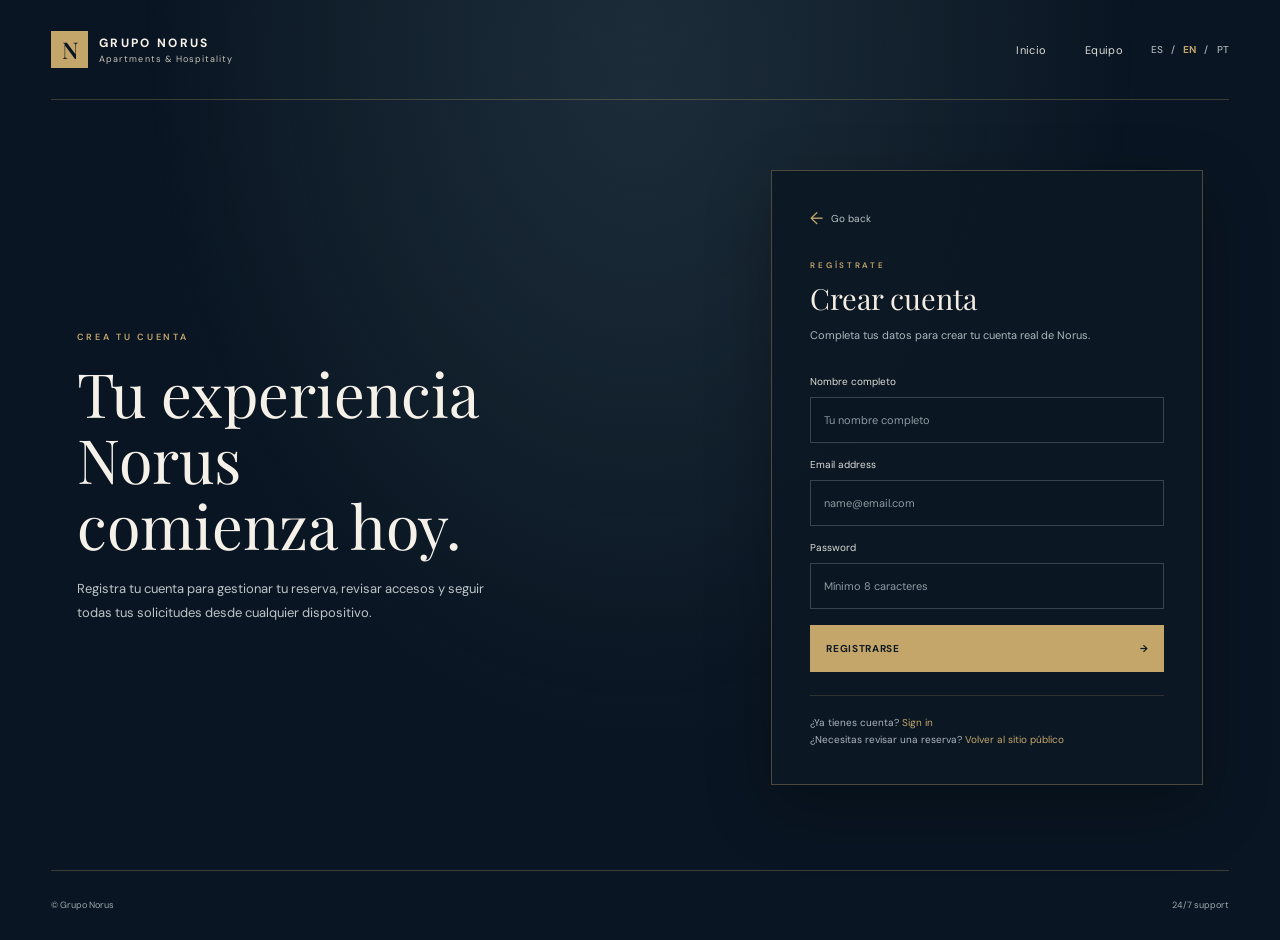
<file: frontend/register.html>
<!doctype html>
<html lang="es">
<head>
	<meta charset="utf-8">
	<meta name="viewport" content="width=device-width, initial-scale=1">
	<meta name="theme-color" content="#091522">
	<meta name="apple-mobile-web-app-capable" content="yes">
	<meta name="apple-mobile-web-app-status-bar-style" content="black-translucent">
	<link rel="manifest" href="manifest.webmanifest">
	<title>Grupo Norus | Registrarse</title>
	<link rel="preconnect" href="https://fonts.googleapis.com">
	<link rel="preconnect" href="https://fonts.gstatic.com" crossorigin>
	<link href="https://fonts.googleapis.com/css2?family=DM+Sans:wght@400;500;600;700&family=Playfair+Display:wght@400;500;600&display=swap" rel="stylesheet">
	<link rel="stylesheet" href="assets/css/styles.css">
	<link rel="stylesheet" href="assets/css/luxury.css">
</head>
<body>
	<main class="page-shell auth-shell">
		<header class="site-header">
			<a class="brand brand-link" href="index.html" aria-label="Grupo Norus, inicio"><span class="brand-mark" aria-hidden="true">N</span><span class="brand-copy"><strong>GRUPO NORUS</strong><small>Apartments &amp; Hospitality</small></span></a>
			<nav class="site-nav" aria-label="Navegación principal"><a href="index.html">Inicio</a><a href="admin.html">Equipo</a></nav>
			<nav class="language-switch" aria-label="Seleccionar idioma"><button class="language-button is-active" type="button" data-language="es" aria-pressed="true">ES</button><span aria-hidden="true">/</span><button class="language-button" type="button" data-language="en" aria-pressed="false">EN</button><span aria-hidden="true">/</span><button class="language-button" type="button" data-language="pt" aria-pressed="false">PT</button></nav>
		</header>
		<section class="auth-layout" aria-labelledby="register-title">
			<div class="auth-story"><p class="eyebrow">CREA TU CUENTA</p><h1>Tu experiencia Norus<br>comienza hoy.</h1><p>Registra tu cuenta para gestionar tu reserva, revisar accesos y seguir todas tus solicitudes desde cualquier dispositivo.</p></div>
			<div class="auth-card">
				<a class="back-link" href="login.html"><span aria-hidden="true">←</span> Volver</a>
				<p class="eyebrow">REGÍSTRATE</p>
				<h2 id="register-title">Crear cuenta</h2>
				<p class="auth-description">Completa tus datos para crear tu cuenta real de Norus.</p>
				<form class="auth-form" data-auth-form="register" method="post" action="/api/auth/register">
					<label for="register-name">Nombre completo</label>
					<input id="register-name" name="name" type="text" maxlength="160" placeholder="Tu nombre completo" autocomplete="name" required>
					<label for="register-email">Correo electrónico</label>
					<input id="register-email" name="email" type="email" placeholder="nombre@correo.com" autocomplete="email" required>
					<label for="register-password">Contraseña</label>
					<input id="register-password" name="password" type="password" placeholder="Mínimo 8 caracteres" autocomplete="new-password" minlength="8" required>
					<button class="primary-button" type="submit" disabled>Registrarse <span aria-hidden="true">→</span></button>
					<p class="form-status" role="status" aria-live="polite"></p>
				</form>
				<p class="auth-footnote">¿Ya tienes cuenta? <a href="login.html">Iniciar sesión</a><br>¿Necesitas revisar una reserva? <a href="index.html">Volver al sitio público</a></p>
			</div>
		</section>
		<footer class="site-footer auth-footer"><span>© Grupo Norus</span><span>Atención y soporte 24/7</span></footer>
	</main>
	<script src="assets/js/app.js" defer></script>
	<script src="assets/js/backend.js" defer></script>
</body>
</html>
</file>
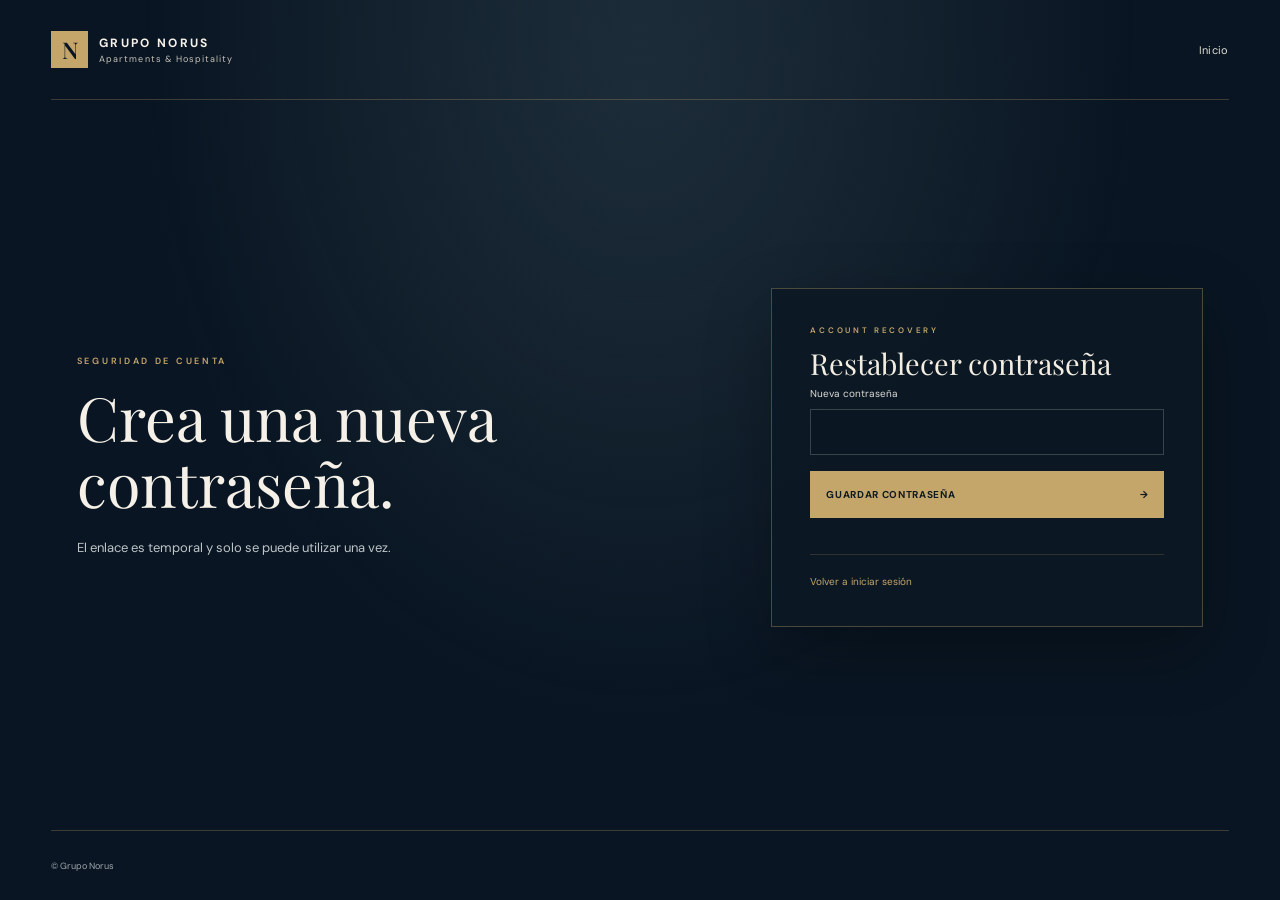
<file: frontend/reset-password.html>
<!doctype html>
<html lang="es">
<head>
	<meta charset="utf-8">
	<meta name="viewport" content="width=device-width, initial-scale=1">
	<meta name="theme-color" content="#091522">
	<meta name="robots" content="noindex">
	<link rel="manifest" href="manifest.webmanifest">
	<title>Grupo Norus | Crear contraseña nueva</title>
	<link rel="preconnect" href="https://fonts.googleapis.com">
	<link rel="preconnect" href="https://fonts.gstatic.com" crossorigin>
	<link href="https://fonts.googleapis.com/css2?family=DM+Sans:wght@400;500;600;700&family=Playfair+Display:wght@400;500;600&display=swap" rel="stylesheet">
	<link rel="stylesheet" href="assets/css/luxury.css">
</head>
<body>
	<main class="page-shell auth-shell">
		<header class="site-header">
			<a class="brand brand-link" href="index.html" aria-label="Grupo Norus, inicio"><span class="brand-mark" aria-hidden="true">N</span><span class="brand-copy"><strong>GRUPO NORUS</strong><small>Apartments &amp; Hospitality</small></span></a>
			<nav class="site-nav" aria-label="Navegación principal"><a href="index.html">Inicio</a></nav>
		</header>
		<section class="auth-layout">
			<div class="auth-story"><p class="eyebrow">SEGURIDAD DE CUENTA</p><h1>Crea una nueva contraseña.</h1><p>El enlace es temporal y solo se puede utilizar una vez.</p></div>
			<div class="auth-card">
				<p class="eyebrow">RECUPERACIÓN DE CUENTA</p><h2>Restablecer contraseña</h2>
				<form class="auth-form" data-password-reset-form action="/api/auth/password-reset/complete" method="post">
					<label for="new-password">Nueva contraseña</label>
					<input id="new-password" name="password" type="password" minlength="12" maxlength="256" autocomplete="new-password" required>
					<button class="primary-button" type="submit">Guardar contraseña <span aria-hidden="true">→</span></button>
					<p class="form-status" role="status" aria-live="polite"></p>
				</form>
				<p class="auth-footnote"><a href="login.html">Volver a iniciar sesión</a></p>
			</div>
		</section>
		<footer class="site-footer auth-footer"><span>© Grupo Norus</span></footer>
	</main>
	<script src="assets/js/app.js" defer></script>
	<script src="assets/js/backend.js" defer></script>
</body>
</html>
</file>
<file: frontend/assets/css/styles.css>
:root {
	color-scheme: light;
	font-family: "Montserrat", "Avenir Next", sans-serif;
	color: #101114;
	background: #eef0f4;
	font-synthesis: none;
	text-rendering: optimizeLegibility;
	-webkit-font-smoothing: antialiased;
	-moz-osx-font-smoothing: grayscale;
	--norus-navy: #14254f;
	--panel-border: #e2e8f0;
}

* {
	box-sizing: border-box;
}

body {
	min-width: 320px;
	min-height: 100vh;
	margin: 0;
	display: grid;
	place-items: center;
	padding: 10px;
	background: #eef0f4;
}

button,
input {
	font: inherit;
}

.page-shell {
	position: relative;
	display: flex;
	flex-direction: column;
	align-items: center;
	width: min(100%, 440px);
	min-height: min(698px, calc(100svh - 20px));
	padding: 28px 24px 40px;
	overflow: visible;
	background: #fff;
	border: 1px solid #e6e8ed;
}

.topbar {
	display: flex;
	align-items: center;
	justify-content: flex-end;
	gap: 17px;
	width: min(100%, 322px);
	min-height: 27px;
}

.language-switch {
	display: flex;
	align-items: center;
	gap: 4px;
	color: #222;
	font-size: 12px;
	font-weight: 500;
}

.language-button {
	padding: 2px 0;
	color: inherit;
	border: 0;
	background: transparent;
	cursor: pointer;
}

.language-button.is-active {
	font-weight: 800;
}

.language-button:focus-visible,
.venue-button:focus-visible,
.primary-button:focus-visible,
.reservation-form input:focus-visible {
	outline: 3px solid #7ba7e8;
	outline-offset: 3px;
}

.globe-icon,
.globe-icon svg {
	display: block;
	width: 27px;
	height: 27px;
}

.globe-icon svg {
	fill: none;
	stroke: #222;
	stroke-linecap: round;
	stroke-linejoin: round;
	stroke-width: 1.3;
}

.brand {
	margin-top: 22px;
	text-align: center;
}

.brand h1 {
	margin: 0;
	color: #1b2c50;
	font-size: 25px;
	font-weight: 800;
	line-height: 1.2;
}

.brand p {
	margin: 1px 0 0;
	color: #33343a;
	font-size: 13px;
	font-weight: 400;
	letter-spacing: 0.45px;
}

.welcome-panel {
	position: relative;
	display: flex;
	flex: 1;
	flex-direction: column;
	align-items: center;
	width: min(100%, 278px);
	min-height: 503px;
	margin-top: 32px;
	padding: 10px 15px 17px;
	border: 6px solid var(--panel-border);
	border-radius: 47px;
	text-align: center;
}

.welcome-content {
	width: 100%;
}

.welcome-panel h2 {
	margin: 0 0 7px;
	font-size: 16px;
	font-weight: 700;
	line-height: 1.35;
}

.intro {
	max-width: 232px;
	margin: 0 auto;
	color: #27282b;
	font-size: 10px;
	font-weight: 400;
	line-height: 1.45;
}

.reservation-form {
	display: flex;
	flex-direction: column;
	align-items: center;
}

.reservation-form input {
	width: 147px;
	height: 57px;
	margin-top: 13px;
	padding: 8px 10px;
	color: #fff;
	background: #b7b7b7;
	border: 0;
	border-radius: 21px;
	font-size: 12px;
	font-weight: 600;
	line-height: 1.35;
	text-align: center;
}

.reservation-form input::placeholder {
	color: #e8e8e8;
	opacity: 1;
	white-space: pre-line;
}

.reservation-form input:focus {
	color: #202124;
	background: #f3f4f6;
}

.reservation-form input:focus::placeholder {
	color: #7d8189;
}

.primary-button {
	min-height: 58px;
	margin-top: 43px;
	padding: 0 14px;
	color: #fff;
	background: var(--norus-navy);
	border: 0;
	border-radius: 19px;
	font-size: 12px;
	font-weight: 500;
	cursor: pointer;
	transition: background-color 140ms ease, transform 140ms ease;
}

.primary-button:hover {
	background: #20396f;
}

.primary-button:active {
	transform: translateY(1px);
}

.venue-wrap {
	position: relative;
	margin-top: 59px;
}

.venue-button {
	display: flex;
	align-items: center;
	justify-content: center;
	gap: 8px;
	min-height: 47px;
	max-width: 100%;
	padding: 0 9px;
	color: #fff;
	background: var(--norus-navy);
	border: 0;
	border-radius: 19px;
	font-size: 12px;
	font-weight: 500;
	white-space: nowrap;
	cursor: pointer;
}

.venue-button:hover {
	background: #20396f;
}

.menu-icon {
	display: flex;
	flex: 0 0 21px;
	flex-direction: column;
	justify-content: center;
	gap: 4px;
	width: 21px;
}

.menu-icon i {
	display: block;
	height: 1px;
	width: 100%;
	background: #fff;
}

.venue-menu {
	position: absolute;
	z-index: 1;
	top: calc(100% + 8px);
	left: 50%;
	width: 210px;
	padding: 12px 14px;
	transform: translateX(-50%);
	background: #fff;
	border: 1px solid #e2e5eb;
	border-radius: 8px;
	box-shadow: 0 8px 22px rgb(20 37 79 / 12%);
	text-align: left;
}

.venue-menu-label,
.venue-menu strong {
	display: block;
}

.venue-menu-label {
	margin-bottom: 4px;
	color: #666b75;
	font-size: 10px;
}

.venue-menu strong {
	color: var(--norus-navy);
	font-size: 12px;
}

.support-note {
	margin: auto 0 0;
	padding-top: 24px;
	color: #333;
	font-size: 8px;
	line-height: 1.3;
}

.visually-hidden {
	position: absolute;
	width: 1px;
	height: 1px;
	padding: 0;
	margin: -1px;
	overflow: hidden;
	clip: rect(0, 0, 0, 0);
	white-space: nowrap;
	border: 0;
}

.precheckin-shell {
	min-height: min(698px, calc(100svh - 20px));
	padding: 28px 24px 30px;
}

.dashed-frame {
	position: absolute;
	 z-index: 0;
	 top: 28px;
	 right: 26px;
	 bottom: 33px;
	 left: 26px;
	border: 1px dashed #c5cbd4;
	pointer-events: none;
}

.precheckin-shell > :not(.dashed-frame) {
	position: relative;
	z-index: 1;
}

.precheckin-shell .brand {
	margin-top: 19px;
}

.precheckin-shell .brand h1 {
	font-size: 22px;
}

.precheckin-shell .brand p {
	font-size: 11px;
}

.precheckin-panel {
	position: relative;
	display: flex;
	flex: 1;
	flex-direction: column;
	align-items: center;
	width: min(100%, 234px);
	min-height: 423px;
	margin-top: 28px;
	padding: 7px 13px 9px;
	border: 5px solid var(--panel-border);
	border-radius: 42px;
	text-align: center;
}

.precheckin-heading {
	position: relative;
	width: 100%;
	min-height: 24px;
}

.precheckin-heading h2 {
	margin: 0;
	font-size: 14px;
	font-weight: 700;
	line-height: 1.45;
}

.back-button {
	position: absolute;
	top: 1px;
	left: -4px;
	display: grid;
	width: 20px;
	height: 20px;
	place-items: center;
	color: var(--norus-navy);
}

.back-button svg {
	width: 17px;
	height: 17px;
	fill: none;
	stroke: currentColor;
	stroke-linecap: round;
	stroke-linejoin: round;
	stroke-width: 2.5;
}

.precheckin-form {
	display: flex;
	flex-direction: column;
	align-items: center;
	width: 100%;
	margin-top: 27px;
}

.guest-input,
.upload-button {
	width: 123px;
	min-height: 47px;
	border: 0;
	border-radius: 16px;
	background: #b7b7b7;
	color: #fff;
}

.guest-input {
	padding: 6px 8px;
	font-size: 10px;
	font-weight: 600;
	line-height: 1.25;
	text-align: center;
}

.guest-input::placeholder {
	color: #e8e8e8;
	opacity: 1;
	white-space: pre-line;
}

.guest-input:focus {
	background: #f3f4f6;
	color: #202124;
}

.guest-input:focus::placeholder {
	color: #7d8189;
}

.upload-button {
	display: flex;
	flex-direction: column;
	align-items: center;
	justify-content: center;
	gap: 1px;
	margin-top: 13px;
	padding: 4px 8px 3px;
	font-size: 8px;
	font-weight: 500;
	line-height: 1.2;
	cursor: pointer;
}

.upload-button:hover {
	background: #a7a7a7;
}

.upload-button svg {
	width: 20px;
	height: 20px;
	fill: none;
	stroke: currentColor;
	stroke-linecap: round;
	stroke-linejoin: round;
	stroke-width: 1.5;
}

.file-input:focus-visible + .document-name {
	outline: 2px solid #7ba7e8;
}

.document-name {
	max-width: 160px;
	min-height: 0;
	margin-top: 3px;
	color: #45474d;
	font-size: 8px;
	line-height: 1.2;
	overflow-wrap: anywhere;
}

.signature-box {
	position: relative;
	width: 123px;
	height: 68px;
	margin-top: 10px;
	overflow: hidden;
	border: 1px solid #bcbcbc;
	border-radius: 11px;
	background: #fff;
}

.signature-box canvas {
	position: absolute;
	inset: 0;
	width: 100%;
	height: 100%;
	cursor: crosshair;
	touch-action: none;
}

.signature-placeholder {
	position: absolute;
	top: 50%;
	left: 50%;
	width: max-content;
	max-width: 100%;
	transform: translate(-50%, -50%);
	color: #252525;
	font-size: 8px;
	pointer-events: none;
}

.signature-box.has-signature .signature-placeholder {
	display: none;
}

.consent-row {
	display: grid;
	grid-template-columns: 18px 1fr;
	align-items: start;
	gap: 9px;
	width: 160px;
	margin-top: 10px;
	color: #333;
	font-size: 7px;
	line-height: 1.35;
	text-align: center;
	cursor: pointer;
}

.consent-row input {
	width: 18px;
	height: 18px;
	margin: 0;
	accent-color: var(--norus-navy);
}

.confirm-button {
	width: 157px;
	min-height: 40px;
	margin-top: 25px;
	padding: 5px 13px;
	color: #fff;
	background: var(--norus-navy);
	border: 0;
	border-radius: 16px;
	font-size: 8px;
	font-weight: 600;
	line-height: 1.35;
	cursor: pointer;
	transition: background-color 140ms ease, transform 140ms ease;
}

.confirm-button:hover {
	background: #20396f;
}

.confirm-button:active {
	transform: translateY(1px);
}

.form-status {
	max-width: 190px;
	margin: 6px 0 0;
	color: #9a2e2e;
	font-size: 8px;
	line-height: 1.3;
}

.form-status:empty {
	display: none;
}

.precheckin-panel .support-note {
	padding-top: 7px;
}

.precheckin-shell .language-button:focus-visible,
.precheckin-shell .back-button:focus-visible,
.precheckin-shell .upload-button:focus-visible,
.precheckin-shell .confirm-button:focus-visible,
.precheckin-shell .guest-input:focus-visible,
.precheckin-shell .consent-row input:focus-visible {
	outline: 2px solid #7ba7e8;
	outline-offset: 2px;
}

.dashboard-shell {
	min-height: min(698px, calc(100svh - 20px));
	padding: 38px 24px 39px;
}

.dashboard-shell .dashed-frame {
	top: 38px;
	bottom: 39px;
}

.dashboard-shell .brand {
	margin-top: 22px;
}

.dashboard-shell .brand h1 {
	font-size: 22px;
}

.dashboard-shell .brand p {
	font-size: 11px;
}

.dashboard-panel {
	position: relative;
	display: flex;
	flex: 1;
	flex-direction: column;
	align-items: center;
	width: min(100%, 234px);
	min-height: 423px;
	margin-top: 29px;
	padding: 8px 10px 9px;
	border: 5px solid var(--panel-border);
	border-radius: 42px;
	text-align: center;
}

.dashboard-panel > .back-button {
	top: 6px;
	left: 6px;
}

.guest-heading {
	width: 100%;
}

.guest-heading h2 {
	margin: 0;
	font-size: 14px;
	font-weight: 700;
	line-height: 1.35;
}

.guest-heading p {
	margin: 1px 0 0;
	font-size: 10px;
	line-height: 1.35;
}

.guest-heading .stay-status {
	margin-top: 10px;
	color: #00a84f;
	font-size: 10px;
}

.stay-details {
	display: flex;
	flex-direction: column;
	gap: 15px;
	width: 100%;
	margin-top: 39px;
	font-size: 10px;
	line-height: 1.45;
}

.stay-details p {
	margin: 0;
}

.dashboard-actions {
	display: grid;
	grid-template-columns: repeat(2, minmax(0, 1fr));
	gap: 5px;
	width: 100%;
	margin-top: auto;
	padding-top: 25px;
}

.dashboard-action {
	display: grid;
	min-height: 47px;
	place-items: center;
	padding: 5px 4px;
	color: #fff;
	background: var(--norus-navy);
	border: 0;
	border-radius: 16px;
	font-size: 9px;
	font-weight: 500;
	line-height: 1.25;
	cursor: pointer;
	transition: background-color 140ms ease, transform 140ms ease;
}

.dashboard-action:hover,
.dialog-close:hover {
	background: #20396f;
}

.dashboard-action:active,
.dialog-close:active {
	transform: translateY(1px);
}

.dashboard-action:focus-visible,
.dialog-close:focus-visible {
	outline: 2px solid #7ba7e8;
	outline-offset: 2px;
}

.dashboard-panel .support-note {
	padding-top: 7px;
}

.dashboard-dialog {
	width: min(320px, calc(100vw - 32px));
	padding: 22px;
	color: #101114;
	border: 1px solid #e2e5eb;
	border-radius: 10px;
	box-shadow: 0 16px 48px rgb(16 17 20 / 20%);
}

.dashboard-dialog::backdrop {
	background: rgb(16 17 20 / 35%);
}

.dashboard-dialog h2 {
	margin: 0;
	color: var(--norus-navy);
	font-size: 17px;
}

.dashboard-dialog p {
	margin: 10px 0 18px;
	font-size: 13px;
	line-height: 1.5;
}

.dialog-close {
	min-height: 38px;
	padding: 0 15px;
	color: #fff;
	background: var(--norus-navy);
	border: 0;
	border-radius: 9px;
	font-size: 12px;
	cursor: pointer;
}

@media (max-height: 620px) {
	.precheckin-shell {
		min-height: calc(100svh - 20px);
		padding-top: 18px;
		padding-bottom: 18px;
	}

	.precheckin-shell .brand {
		margin-top: 10px;
	}

	.precheckin-panel {
		min-height: 0;
		margin-top: 17px;
	}

	.precheckin-form {
		margin-top: 17px;
	}

	.confirm-button {
		margin-top: 17px;
	}
}

@media (max-height: 650px) {
	.dashboard-shell {
		min-height: calc(100svh - 20px);
		padding-top: 20px;
		padding-bottom: 20px;
	}

	.dashboard-shell .dashed-frame {
		top: 20px;
		bottom: 20px;
	}

	.dashboard-shell .brand {
		margin-top: 12px;
	}

	.dashboard-panel {
		min-height: 0;
		margin-top: 18px;
	}

	.stay-details {
		gap: 10px;
		margin-top: 25px;
	}

	.dashboard-actions {
		padding-top: 18px;
	}
}

@media (max-height: 680px) {
	.page-shell {
		min-height: calc(100svh - 20px);
		padding-top: 18px;
		padding-bottom: 22px;
	}

	.brand {
		margin-top: 13px;
	}

	.welcome-panel {
		min-height: 0;
		margin-top: 22px;
	}

	.venue-wrap {
		margin-top: 38px;
	}
}

@media (max-width: 360px) {
	.page-shell {
		padding-right: 15px;
		padding-left: 15px;
	}

	.welcome-panel {
		width: 100%;
	}
}
</file>
<file: frontend/assets/css/luxury.css>
:root {
	color-scheme: dark;
	font-family: "DM Sans", sans-serif;
	color: #f5f1e9;
	background: #091522;
	font-synthesis: none;
	text-rendering: optimizeLegibility;
	-webkit-font-smoothing: antialiased;
	-moz-osx-font-smoothing: grayscale;
	--norus-navy: #101d2a;
	--norus-deep: #091522;
	--norus-gold: #c4a66b;
	--norus-muted: #a9b0b8;
	--panel-border: rgb(196 166 107 / 35%);
}

* { box-sizing: border-box; }

html { scroll-behavior: smooth; }

body {
	min-width: 320px;
	min-height: 100vh;
	margin: 0;
	display: block;
	padding: 0;
	color: #f5f1e9;
	background:
		radial-gradient(ellipse at 50% 10%, rgb(38 57 69 / 45%), transparent 55%),
		#091522;
}

body::before {
	position: fixed;
	z-index: 0;
	inset: 0;
	background: radial-gradient(ellipse at 50% 0%, rgb(47 67 77 / 28%), transparent 55%);
	content: "";
}

button, input, select, textarea { font: inherit; }

a { color: inherit; }

.page-shell {
	position: relative;
	z-index: 1;
	display: flex;
	flex-direction: column;
	align-items: stretch;
	width: 100%;
	max-width: 1760px;
	min-height: 100vh;
	margin: 0 auto;
	padding: 0 clamp(24px, 4vw, 72px);
	overflow: hidden;
	background: transparent;
	border: 0;
}

.site-header {
	position: relative;
	z-index: 5;
	display: flex;
	align-items: center;
	justify-content: space-between;
	gap: 28px;
	width: 100%;
	min-height: 100px;
	border-bottom: 1px solid rgb(196 166 107 / 28%);
}

.brand {
	display: inline-flex;
	align-items: center;
	gap: 11px;
	margin: 0;
	text-align: left;
	text-decoration: none;
}

.brand-mark {
	display: grid;
	width: 37px;
	height: 37px;
	place-items: center;
	color: var(--norus-deep);
	background: var(--norus-gold);
	font-family: "Playfair Display", serif;
	font-size: 23px;
	font-weight: 600;
}

.brand-copy { display: grid; gap: 2px; }
.brand-copy strong { color: #f8f3e9; font-size: 12px; letter-spacing: 2.3px; }
.brand-copy small { color: #c7c2b8; font-size: 9px; letter-spacing: 1.05px; }

.site-nav {
	display: flex;
	align-items: center;
	gap: clamp(16px, 3vw, 42px);
	margin-left: auto;
}

.site-nav a, .site-footer > a:last-child {
	color: #e0ded8;
	font-size: 11px;
	letter-spacing: .35px;
	text-decoration: none;
	transition: color 160ms ease;
}

.site-nav a:hover, .site-footer > a:last-child:hover { color: var(--norus-gold); }

.site-nav .nav-login {
	padding: 11px 17px;
	border: 1px solid rgb(196 166 107 / 75%);
	color: var(--norus-gold);
}

.language-switch {
	display: flex;
	align-items: center;
	gap: 8px;
	color: #aeb4ba;
	font-size: 10px;
	letter-spacing: .4px;
}

.language-button { padding: 4px 0; color: inherit; }
.language-button.is-active { color: var(--norus-gold); font-weight: 700; }
.globe-icon { display: none; }

.landing-shell { padding-top: 0; }

.landing-hero {
	position: relative;
	display: flex;
	align-items: center;
	min-height: min(610px, 72vh);
	margin: 0 -8.4%;
	padding: 62px 8.4% 82px;
	background:
		linear-gradient(90deg, rgb(6 16 25 / 76%) 0%, rgb(7 18 27 / 44%) 48%, rgb(8 19 27 / 8%) 100%),
		linear-gradient(0deg, rgb(7 18 27 / 45%), transparent 36%),
		url("https://images.unsplash.com/photo-1571896349842-33c89424de2d?auto=format&fit=crop&w=1440&q=72") center 54% / cover;
}

.hero-copy { width: min(490px, 100%); }
.eyebrow { margin: 0 0 17px; color: var(--norus-gold); font-size: 9px; font-weight: 600; letter-spacing: 2.7px; }

.landing-hero h1, .auth-story h1, .support-intro h1 {
	margin: 0;
	color: #f6f1e8;
	font-family: "Playfair Display", Georgia, serif;
	font-size: clamp(40px, 5vw, 68px);
	font-weight: 400;
	line-height: 1.08;
}

.landing-hero .intro {
	max-width: 395px;
	margin: 19px 0 0;
	color: #e2e1dc;
	font-size: 14px;
	line-height: 1.8;
}

.reservation-form {
	display: flex;
	align-items: stretch;
	width: min(470px, 100%);
	margin-top: 25px;
}

.reservation-form input {
	width: 100%;
	height: 52px;
	margin: 0;
	padding: 0 15px;
	color: #f7f3eb;
	background: rgb(8 20 30 / 58%);
	border: 1px solid rgb(232 224 207 / 55%);
	border-right: 0;
	border-radius: 0;
	font-size: 12px;
	text-align: left;
}

.reservation-form input::placeholder { color: #d1d0cb; opacity: 1; }
.reservation-form input:focus { background: rgb(8 20 30 / 90%); color: #fff; }
.reservation-form input:focus::placeholder { color: #b9b5ad; }

.primary-button, .confirm-button, .dashboard-action, .venue-button, .dialog-close {
	color: #111a20;
	background: var(--norus-gold);
	border: 1px solid var(--norus-gold);
	border-radius: 0;
	font-size: 10px;
	font-weight: 700;
	letter-spacing: .65px;
	text-transform: uppercase;
	cursor: pointer;
	transition: background-color 160ms ease, color 160ms ease, transform 160ms ease;
}

.primary-button:hover, .confirm-button:hover, .dashboard-action:hover, .venue-button:hover, .dialog-close:hover {
	color: var(--norus-gold);
	background: #101d2a;
}

.landing-hero .primary-button {
	flex: 0 0 auto;
	min-height: 52px;
	margin: 0;
	padding: 0 18px;
}

.landing-hero .venue-wrap { margin-top: 18px; }
.landing-hero .venue-button { min-height: 35px; padding: 0 12px; background: rgb(8 20 30 / 38%); border-color: rgb(196 166 107 / 70%); color: #f3ead8; font-size: 9px; }
.landing-hero .venue-button:hover { background: var(--norus-gold); color: #111a20; }
.landing-hero .menu-icon { flex-basis: 13px; width: 13px; gap: 3px; }
.landing-hero .menu-icon i { background: currentColor; }

.venue-menu {
	position: absolute;
	z-index: 2;
	top: calc(100% + 8px);
	left: 0;
	width: 220px;
	padding: 14px;
	transform: none;
	color: #f5f1e9;
	background: #101d2a;
	border: 1px solid var(--panel-border);
	border-radius: 0;
	box-shadow: 0 12px 30px rgb(0 0 0 / 35%);
	text-align: left;
}

.venue-menu-label, .venue-menu strong { display: block; }
.venue-menu-label { margin-bottom: 5px; color: var(--norus-muted); font-size: 10px; }
.venue-menu strong { color: var(--norus-gold); font-size: 12px; }

.hero-caption {
	position: absolute;
	right: 8.4%;
	bottom: 20px;
	left: 8.4%;
	display: flex;
	justify-content: space-between;
	padding-top: 13px;
	border-top: 1px solid rgb(245 241 233 / 35%);
	color: #e7e4de;
	font-size: 8px;
	letter-spacing: 1.7px;
}

.experience-section { padding: 77px 0 83px; }
.section-heading { max-width: 580px; margin: 0 auto 34px; text-align: center; }
.section-heading .eyebrow { margin-bottom: 11px; }
.section-heading h2 { margin: 0; color: #eee7d9; font: 400 clamp(27px, 3vw, 39px)/1.2 "Playfair Display", Georgia, serif; }
.section-heading > p:last-child { margin: 12px 0 0; color: #abb2b8; font-size: 12px; line-height: 1.7; }

.experience-grid { display: grid; grid-template-columns: repeat(3, 1fr); gap: 18px; }
.experience-card {
	position: relative;
	min-height: 180px;
	display: flex;
	flex-direction: column;
	justify-content: flex-end;
	padding: 23px;
	overflow: hidden;
	background-position: center;
	background-size: cover;
}

.experience-card::before { position: absolute; inset: 0; background: linear-gradient(0deg, rgb(7 17 26 / 92%), rgb(7 17 26 / 8%) 100%); content: ""; }
.experience-card > * { position: relative; }
.experience-card-one { background-image: linear-gradient(135deg, #284350, #111f2b 75%); }
.experience-card-two { background-image: linear-gradient(135deg, #48514b, #17232c 75%); }
.experience-card-three { background-image: linear-gradient(135deg, #574b3d, #182430 75%); }
.experience-card span { color: var(--norus-gold); font-size: 9px; letter-spacing: 1px; }
.experience-card h3 { margin: 7px 0 4px; color: #f4eee4; font: 400 21px "Playfair Display", Georgia, serif; }
.experience-card p { max-width: 260px; margin: 0; color: #d1d4d5; font-size: 10px; line-height: 1.55; }

.site-footer {
	display: flex;
	align-items: center;
	justify-content: space-between;
	gap: 20px;
	min-height: 86px;
	margin-top: auto;
	border-top: 1px solid rgb(196 166 107 / 28%);
}

.site-footer .support-note { margin: 0; padding: 0; color: #b9bec1; font-size: 10px; }
.footer-links { display: flex; flex-wrap: wrap; justify-content: flex-end; gap: 14px; }
.footer-links a { color: #dedbd4; font-size: 9px; text-decoration: none; }
.footer-links a:hover { color: var(--norus-gold); }

.dashed-frame { display: none; }
.precheckin-shell, .dashboard-shell, .auth-shell, .support-shell { min-height: 100vh; }
.precheckin-shell > :not(.dashed-frame), .dashboard-shell > :not(.dashed-frame) { position: relative; z-index: 1; }
.precheckin-shell .topbar, .dashboard-shell .topbar {
	justify-content: space-between;
	width: 100%;
	min-height: 100px;
	gap: 28px;
	border-bottom: 1px solid rgb(196 166 107 / 28%);
}
.precheckin-shell .topbar .language-switch, .dashboard-shell .topbar .language-switch { margin-left: 0; }
.precheckin-shell .brand, .dashboard-shell .brand { margin: 0; }
.precheckin-shell .brand h1, .dashboard-shell .brand h1 { font-size: 12px; }
.precheckin-shell .brand p, .dashboard-shell .brand p { font-size: 9px; }

.precheckin-panel, .dashboard-panel {
	width: min(100%, 590px);
	min-height: 0;
	margin: 55px auto 60px;
	padding: 42px 48px;
	color: #f4f1ea;
	background: linear-gradient(145deg, rgb(17 31 43 / 96%), rgb(9 21 34 / 96%));
	border: 1px solid var(--panel-border);
	border-radius: 0;
	box-shadow: 0 24px 70px rgb(0 0 0 / 26%);
	text-align: left;
}

.precheckin-heading { min-height: 0; margin-bottom: 13px; }
.precheckin-heading h2, .guest-heading h2 {
	color: #f5eee2;
	font: 400 32px/1.2 "Playfair Display", Georgia, serif;
}

.precheckin-heading .back-button { top: 7px; left: auto; right: 0; width: 30px; height: 30px; color: var(--norus-gold); }
.precheckin-heading .back-button svg { width: 20px; height: 20px; }
.form-intro { margin: 0; color: #aeb6bd; font-size: 12px; line-height: 1.6; }
.precheckin-form { align-items: stretch; margin-top: 27px; }
.guest-input, .upload-button { width: 100%; min-height: 48px; border: 1px solid rgb(196 166 107 / 35%); border-radius: 0; background: #0a1723; color: #f1eee8; }
.guest-input { padding: 0 14px; font-size: 12px; text-align: left; }
.guest-input::placeholder { color: #9da5aa; white-space: normal; }
.guest-input:focus { background: #0d1b28; color: #fff; }
.guest-input:focus::placeholder { color: #aeb6bd; }
.upload-button { flex-direction: row; justify-content: space-between; gap: 12px; margin-top: 12px; padding: 0 14px; font-size: 11px; }
.upload-button:hover { background: #142534; }
.upload-button svg { color: var(--norus-gold); }
.document-name { max-width: 100%; color: #b8c0c5; font-size: 10px; }
.signature-box { width: 100%; height: 120px; margin-top: 12px; border-color: rgb(196 166 107 / 36%); border-radius: 0; background: #f8f6f1; }
.signature-placeholder { color: #6d7173; font-size: 11px; }
.consent-row { grid-template-columns: 18px 1fr; gap: 11px; width: 100%; margin-top: 17px; color: #c0c6ca; font-size: 10px; text-align: left; }
.consent-row input { accent-color: var(--norus-gold); }
.confirm-button { width: 100%; min-height: 48px; margin-top: 20px; font-size: 10px; }
.form-status { max-width: 100%; color: #f1c1a7; font-size: 11px; line-height: 1.5; }
.precheckin-panel .support-note, .dashboard-panel .support-note { margin-top: 24px; padding: 0; color: #aeb6bd; font-size: 10px; }

.dashboard-panel { position: relative; }
.dashboard-panel > .back-button { top: 18px; left: 18px; width: 30px; height: 30px; color: var(--norus-gold); }
.guest-heading { padding: 0 35px; text-align: center; }
.guest-heading h2 { margin: 0; }
.guest-heading p { color: #bbc2c7; font-size: 12px; }
.guest-heading .stay-status { display: inline-flex; align-items: center; gap: 8px; margin-top: 12px; color: #d0b77f; font-size: 10px; }
.status-dot { width: 7px; height: 7px; border-radius: 50%; background: #78bb91; }
.stay-details { display: grid; grid-template-columns: repeat(3, minmax(0, 1fr)); gap: 13px; margin-top: 31px; padding: 22px 0; border-top: 1px solid rgb(196 166 107 / 24%); border-bottom: 1px solid rgb(196 166 107 / 24%); color: #c3c9cc; font-size: 11px; }
.stay-details p { margin: 0; }
.dashboard-actions { gap: 10px; margin-top: 26px; padding: 0; }
.dashboard-action { min-height: 52px; padding: 8px; font-size: 9px; }
.dashboard-dialog { color: #f2eee6; background: #101d2a; border-color: var(--panel-border); border-radius: 0; }
.dashboard-dialog h2 { color: var(--norus-gold); font: 400 24px "Playfair Display", Georgia, serif; }
.dashboard-dialog p { color: #c0c7ca; }
.dialog-close { min-height: 40px; padding: 0 18px; }

.auth-layout, .support-layout {
	display: grid;
	flex: 1;
	grid-template-columns: minmax(0, 1.05fr) minmax(360px, .8fr);
	align-items: center;
	gap: clamp(55px, 10vw, 150px);
	padding: 70px clamp(0px, 2vw, 28px) 85px;
}

.auth-story h1, .support-intro h1 { font-size: clamp(39px, 5vw, 61px); }
.auth-story > p:last-child, .support-intro > p:not(.eyebrow) { max-width: 440px; margin: 20px 0 0; color: #bec5c8; font-size: 13px; line-height: 1.8; }
.auth-card, .support-card { width: 100%; padding: 36px 38px; background: rgb(12 25 37 / 94%); border: 1px solid var(--panel-border); box-shadow: 0 22px 60px rgb(0 0 0 / 25%); }
.back-link { display: inline-flex; align-items: center; gap: 8px; margin-bottom: 31px; color: #bac2c6; font-size: 10px; text-decoration: none; }
.back-link span { color: var(--norus-gold); font-size: 17px; }
.auth-card .eyebrow, .support-card .eyebrow { margin-bottom: 10px; font-size: 8px; }
.auth-card h2, .support-card h2 { margin: 0; color: #f3ede2; font: 400 29px/1.25 "Playfair Display", Georgia, serif; }
.auth-description { margin: 10px 0 24px; color: #aeb6bd; font-size: 11px; line-height: 1.7; }
.auth-form { display: flex; flex-direction: column; align-items: stretch; gap: 9px; }
.auth-form label { margin-top: 6px; color: #dddcd6; font-size: 10px; }
.auth-form input, .auth-form select, .auth-form textarea {
	width: 100%;
	min-height: 46px;
	padding: 11px 13px;
	color: #f3f0e9;
	background: #0a1723;
	border: 1px solid rgb(189 194 193 / 26%);
	border-radius: 0;
	font-size: 11px;
}
.auth-form input::placeholder, .auth-form textarea::placeholder { color: #8f999f; opacity: 1; }
.auth-form select { color: #e6e2da; }
.auth-form select:invalid { color: #8f999f; }
.auth-form option { color: #f3f0e9; background: #101d2a; }
.auth-form textarea { min-height: 100px; resize: vertical; }
.auth-form input:focus, .auth-form select:focus, .auth-form textarea:focus { outline: 1px solid var(--norus-gold); outline-offset: 1px; }
.forgot-link { align-self: flex-end; margin: 2px 0 9px; color: var(--norus-gold); font-size: 10px; text-decoration: none; }
.auth-form .primary-button { display: flex; align-items: center; justify-content: space-between; min-height: 47px; margin: 7px 0 0; padding: 0 15px; }
.auth-form .form-status { margin: 4px 0 0; }
.auth-footnote { margin: 23px 0 0; padding-top: 18px; border-top: 1px solid rgb(196 166 107 / 19%); color: #aeb6bd; font-size: 10px; line-height: 1.7; }
.auth-footnote a { color: var(--norus-gold); text-decoration: none; }
.auth-footer { min-height: 70px; }
.auth-footer > span { color: #9ea8ae; font-size: 9px; }
.recovery-icon { display: grid; width: 38px; height: 38px; place-items: center; margin: -8px 0 19px; color: var(--norus-gold); border: 1px solid var(--panel-border); font-size: 20px; }
.recovery-layout { grid-template-columns: minmax(0, 1fr) minmax(360px, .8fr); }

.support-layout { grid-template-columns: minmax(0, .9fr) minmax(390px, .9fr); gap: clamp(55px, 9vw, 130px); }
.support-intro h1 { font-size: clamp(42px, 5vw, 64px); }
.support-contact { display: flex; align-items: center; gap: 13px; margin-top: 34px; padding-top: 20px; border-top: 1px solid rgb(196 166 107 / 25%); }
.contact-icon { display: grid; width: 37px; height: 37px; place-items: center; color: var(--norus-gold); border: 1px solid var(--panel-border); }
.support-contact span:last-child { display: grid; gap: 4px; }
.support-contact strong { color: #e7e2d8; font-size: 11px; font-weight: 500; }
.support-contact small { color: #aeb6bd; font-size: 10px; }
.support-card { padding: 31px 34px; }
.support-card .auth-description { margin-bottom: 16px; }
.support-card .auth-form { gap: 6px; }

.primary-button:focus-visible, .confirm-button:focus-visible, .dashboard-action:focus-visible, .venue-button:focus-visible, .dialog-close:focus-visible, .language-button:focus-visible, .site-nav a:focus-visible, .back-button:focus-visible, .upload-button:focus-visible, .auth-form a:focus-visible {
	outline: 2px solid #ead59d;
	outline-offset: 3px;
}

@media (max-width: 820px) {
	.page-shell { padding-right: 28px; padding-left: 28px; }
	.site-header { min-height: 82px; gap: 17px; }
	.site-nav { gap: 16px; }
	.site-nav a { font-size: 10px; }
	.brand-copy strong { font-size: 10px; letter-spacing: 1.7px; }
	.brand-copy small { font-size: 8px; }
	.landing-hero { margin-right: -5.55%; margin-left: -5.55%; padding-right: 5.55%; padding-left: 5.55%; }
	.auth-layout, .support-layout { grid-template-columns: minmax(0, .85fr) minmax(330px, 1fr); gap: 40px; padding-right: 0; padding-left: 0; }
	.auth-card, .support-card { padding: 30px 26px; }
}

@media (max-width: 620px) {
	.page-shell { padding-right: 16px; padding-left: 16px; }
	.site-header { min-height: 75px; flex-wrap: wrap; gap: 12px; padding: 12px 0; }
	.brand-mark { width: 32px; height: 32px; font-size: 20px; }
	.site-nav { gap: 13px; margin-left: auto; }
	.site-nav a { font-size: 9px; }
	.site-nav .nav-login { padding: 8px 10px; }
	.site-header > .language-switch { width: 100%; justify-content: flex-end; margin-top: -3px; }
	.landing-shell .site-header { min-height: 92px; }
	.landing-hero { min-height: 550px; margin-right: -20px; margin-left: -20px; padding: 55px 24px 75px; background-position: 58% center; }
	.landing-hero h1 { font-size: 43px; }
	.landing-hero .intro { font-size: 12px; }
	.reservation-form { flex-direction: column; gap: 9px; }
	.reservation-form input { border-right: 1px solid rgb(232 224 207 / 55%); }
	.landing-hero .primary-button { width: 100%; }
	.hero-caption { right: 24px; left: 24px; font-size: 7px; letter-spacing: 1px; }
	.experience-section { padding: 55px 0; }
	.experience-grid { grid-template-columns: 1fr; gap: 12px; }
	.experience-card { min-height: 160px; }
	.site-footer { flex-wrap: wrap; justify-content: space-between; min-height: 95px; padding: 17px 0; }
	.site-footer .support-note { order: 3; width: 100%; }
	.precheckin-shell .topbar, .dashboard-shell .topbar { width: 100%; min-height: 92px; flex-wrap: wrap; }
	.precheckin-panel, .dashboard-panel { margin: 34px auto; padding: 31px 22px; }
	.precheckin-heading h2, .guest-heading h2 { font-size: 27px; }
	.stay-details { grid-template-columns: 1fr; gap: 11px; margin-top: 22px; padding: 18px 0; }
	.dashboard-actions { grid-template-columns: 1fr 1fr; }
	.auth-layout, .support-layout { grid-template-columns: 1fr; gap: 32px; padding: 44px 0 50px; }
	.auth-story h1, .support-intro h1 { font-size: 43px; }
	.auth-story > p:last-child, .support-intro > p:not(.eyebrow) { font-size: 12px; }
	.auth-card, .support-card { max-width: 470px; margin: 0 auto; padding: 29px 23px; }
	.auth-card h2, .support-card h2 { font-size: 26px; }
	.auth-footer { margin-top: auto; }
	.recovery-layout { padding-top: 38px; }
}

@media (max-width: 380px) {
	.site-nav { gap: 9px; }
	.site-nav a { font-size: 8px; }
	.brand-copy strong { font-size: 9px; letter-spacing: 1.3px; }
	.brand-copy small { font-size: 7px; letter-spacing: .6px; }
	.auth-card, .support-card { padding-right: 18px; padding-left: 18px; }
}

@media (prefers-reduced-motion: reduce) {
	*, *::before, *::after { scroll-behavior: auto !important; transition-duration: .01ms !important; }
}

.guest-page, .admin-content { width: 100%; max-width: 1480px; margin: 0 auto; }
.guest-page { padding: 30px 0 65px; }
.demo-notice {
	display: flex;
	align-items: flex-start;
	gap: 9px;
	padding: 12px 14px;
	color: #e8d8b5;
	background: rgb(196 166 107 / 9%);
	border: 1px solid rgb(196 166 107 / 30%);
	font-size: 10px;
	line-height: 1.6;
}
.demo-notice > span { flex: 0 0 auto; color: var(--norus-gold); }
.guest-welcome { display: flex; align-items: end; justify-content: space-between; gap: 24px; margin: 47px 0 25px; }
.guest-welcome .eyebrow { margin-bottom: 10px; }
.guest-welcome h1, .admin-heading h1 { margin: 0; color: #f5eee2; font: 400 clamp(37px, 5vw, 54px)/1.15 "Playfair Display", Georgia, serif; }
.guest-subtitle, .admin-heading > div > p:last-child { margin: 9px 0 0; color: #b6bec2; font-size: 12px; }
.venue-select-label, .admin-filters label { display: grid; gap: 8px; color: #aeb6bd; font-size: 9px; letter-spacing: 1px; text-transform: uppercase; }
.venue-select-label select, .admin-filters select { min-width: 190px; min-height: 42px; padding: 0 35px 0 12px; color: #f2eee7; background: #101d2a; border: 1px solid var(--panel-border); border-radius: 0; font-size: 11px; letter-spacing: 0; text-transform: none; }
.stay-summary { display: grid; grid-template-columns: repeat(3, 1fr); padding: 20px 0; border-top: 1px solid rgb(196 166 107 / 26%); border-bottom: 1px solid rgb(196 166 107 / 26%); }
.stay-summary > div { display: grid; gap: 8px; padding: 0 20px; border-right: 1px solid rgb(196 166 107 / 19%); }
.stay-summary > div:first-child { padding-left: 0; }
.stay-summary > div:last-child { padding-right: 0; border-right: 0; }
.stay-summary > div > span { color: #929da3; font-size: 8px; letter-spacing: 1.5px; }
.stay-summary strong { color: #eae4d9; font-size: 12px; font-weight: 500; }
.stay-summary .stay-status { display: inline-flex; align-items: center; gap: 7px; color: var(--norus-gold); }
.section-heading-inline { display: flex; align-items: center; justify-content: space-between; gap: 20px; }
.section-heading-inline .eyebrow { margin-bottom: 7px; font-size: 8px; }
.section-heading-inline h2, .manual-section h2, .checkout-banner h2 { margin: 0; color: #eee7d9; font: 400 clamp(23px, 3vw, 30px)/1.2 "Playfair Display", Georgia, serif; }
.access-card { margin-top: 44px; padding: 26px 30px; background: linear-gradient(135deg, rgb(20 37 51 / 88%), rgb(10 23 35 / 95%)); border: 1px solid rgb(196 166 107 / 25%); }
.access-state { color: #aeb8b6; font-size: 9px; }
.access-grid { display: grid; grid-template-columns: repeat(3, 1fr); gap: 17px; margin-top: 25px; }
.access-detail { display: flex; align-items: flex-start; gap: 12px; min-width: 0; }
.detail-icon, .service-icon { display: grid; flex: 0 0 35px; width: 35px; height: 35px; place-items: center; color: var(--norus-gold); border: 1px solid rgb(196 166 107 / 34%); font: 18px "Playfair Display", serif; }
.access-detail > div { display: grid; gap: 6px; min-width: 0; }
.access-detail > div > span { color: #939fa4; font-size: 7px; letter-spacing: 1px; }
.access-detail strong { overflow-wrap: anywhere; color: #f0eadd; font-size: 12px; font-weight: 500; }
.access-detail small { color: #aab3b8; font-size: 9px; }
.access-card.is-locked .access-grid { opacity: .47; }
.guest-services, .manual-section, .ticket-section, .admin-section { margin-top: 47px; }
.service-grid { display: grid; grid-template-columns: repeat(2, 1fr); gap: 12px; margin-top: 19px; }
.service-card { display: flex; align-items: center; gap: 13px; min-width: 0; min-height: 91px; padding: 17px; color: inherit; background: rgb(16 29 42 / 85%); border: 1px solid rgb(196 166 107 / 17%); font: inherit; text-align: left; text-decoration: none; cursor: pointer; transition: border-color 160ms ease, background-color 160ms ease; }
.service-card:hover { background: #142534; border-color: rgb(196 166 107 / 60%); }
.service-card > span:nth-child(2) { display: grid; flex: 1; gap: 6px; }
.service-card strong { color: #e8e2d8; font-size: 11px; font-weight: 500; }
.service-card small { color: #9da8ae; font-size: 9px; line-height: 1.5; }
.service-arrow { color: var(--norus-gold); font-size: 17px; }
.manual-section { display: flex; align-items: start; justify-content: space-between; gap: 35px; padding: 28px 0; border-top: 1px solid rgb(196 166 107 / 22%); border-bottom: 1px solid rgb(196 166 107 / 22%); }
.manual-section > div:first-child { min-width: 210px; }
.manual-section .eyebrow { margin-bottom: 8px; font-size: 8px; }
.manual-section h2 { font-size: 23px; }
.manual-list { flex: 1; }
.manual-item { border-bottom: 1px solid rgb(196 166 107 / 16%); }
.manual-item:last-child { border-bottom: 0; }
.manual-item summary { padding: 11px 0; color: #d9d6cf; font-size: 10px; cursor: pointer; }
.manual-item p { margin: 0 0 12px; color: #a9b3b8; font-size: 10px; line-height: 1.6; }
.checkout-banner { display: flex; align-items: center; justify-content: space-between; gap: 25px; margin-top: 39px; padding: 26px 30px; background: linear-gradient(105deg, #182b38, #101d2a); border-left: 2px solid var(--norus-gold); }
.checkout-banner .eyebrow { margin-bottom: 8px; font-size: 8px; }
.checkout-banner h2 { font-size: 23px; }
.checkout-banner p:last-child { margin: 8px 0 0; color: #aeb7bc; font-size: 10px; }
.checkout-banner .primary-button { display: inline-flex; align-items: center; gap: 18px; padding: 15px 17px; color: #111a20; text-decoration: none; white-space: nowrap; }
.guest-ticket-list, .admin-ticket-list { display: grid; gap: 9px; margin-top: 17px; }
.guest-ticket { display: grid; grid-template-columns: 1fr auto; gap: 6px 14px; align-items: center; padding: 14px 16px; background: rgb(16 29 42 / 75%); border: 1px solid rgb(196 166 107 / 17%); }
.guest-ticket strong { color: #e8e2d8; font-size: 10px; font-weight: 500; }
.guest-ticket > span:nth-child(2) { grid-column: 1; color: #9da8ae; font-size: 9px; }
.guest-ticket .ticket-status { grid-column: 2; grid-row: 1 / 3; }
.empty-state { margin: 0; padding: 18px; color: #9da8ae; background: rgb(16 29 42 / 60%); font-size: 10px; text-align: center; }
.dashboard-shell .site-footer { padding: 12px 0; }
.service-dialog { position: relative; width: min(450px, calc(100vw - 28px)); max-height: 90vh; overflow-y: auto; padding: 31px; }
.service-dialog h2 { margin: 0; color: #f3ede2; font: 400 28px/1.25 "Playfair Display", Georgia, serif; }
.service-dialog .eyebrow { margin-bottom: 9px; }
.dialog-copy { margin: 11px 0 18px; color: #aeb6bd; font-size: 11px; line-height: 1.6; }
.dialog-x { position: absolute; top: 12px; right: 14px; color: #c5ab73; background: transparent; border: 0; font-size: 24px; cursor: pointer; }
.image-preview-grid, .document-preview-grid { display: flex; flex-wrap: wrap; gap: 8px; margin-top: 8px; }
.image-preview-grid img, .document-preview-grid img { width: 76px; height: 62px; object-fit: cover; border: 1px solid var(--panel-border); }
.document-pdf-preview { display: flex; align-items: center; max-width: 100%; min-height: 44px; padding: 8px 10px; color: #e8d8b5; border: 1px solid var(--panel-border); font-size: 9px; overflow-wrap: anywhere; }
.contact-fields { display: grid; gap: 8px; width: 100%; margin-top: 15px; }
.contact-fields label { margin-top: 3px; color: #c7c9c6; font-size: 10px; }
.terms-details { width: 100%; margin-top: 15px; color: #dfd7c7; border-top: 1px solid rgb(196 166 107 / 24%); border-bottom: 1px solid rgb(196 166 107 / 24%); }
.terms-details summary { padding: 12px 0; color: var(--norus-gold); font-size: 10px; cursor: pointer; }
.terms-details p { max-height: 140px; margin: 0 0 12px; overflow: auto; color: #b8c0c2; font-size: 9px; line-height: 1.7; }
.compact-notice { width: 100%; margin: 15px 0 0; font-size: 9px; }
.signature-actions { display: flex; align-items: center; justify-content: space-between; gap: 10px; width: 100%; margin-top: 8px; }
.signature-actions span { color: #acb4b7; font-size: 9px; line-height: 1.5; }
.signature-actions button { padding: 6px 0; color: var(--norus-gold); background: transparent; border: 0; font-size: 9px; text-decoration: underline; cursor: pointer; }
.precheckin-next { display: block; margin-top: 15px; color: var(--norus-gold); font-size: 11px; text-align: center; text-decoration: none; }
.precheckin-next[hidden] { display: none; }
.file-input:focus-visible + .document-name { outline: 2px solid var(--norus-gold); outline-offset: 2px; }
.checkout-layout { display: grid; flex: 1; grid-template-columns: 1fr minmax(340px, .8fr); align-items: center; gap: clamp(50px, 10vw, 130px); padding: 75px 5% 90px; }
.checkout-intro h1 { margin: 0; color: #f5eee2; font: 400 clamp(43px, 6vw, 68px)/1.08 "Playfair Display", Georgia, serif; }
.checkout-intro > p:not(.eyebrow) { max-width: 390px; color: #bdc5c9; font-size: 13px; line-height: 1.8; }
.checkout-time { display: flex; align-items: center; gap: 13px; margin-top: 30px; padding-top: 18px; border-top: 1px solid rgb(196 166 107 / 25%); }
.checkout-time > span:last-child { display: grid; gap: 5px; }
.checkout-time small { color: #9ea8ae; font-size: 8px; letter-spacing: 1.5px; }
.checkout-time strong { color: #efe8dc; font-size: 13px; font-weight: 500; }
.checkout-card h2 { font-size: 28px; }
.checkout-confirm-button { display: flex; align-items: center; justify-content: space-between; width: 100%; min-height: 48px; margin-top: 8px; padding: 0 15px; }
.checkout-confirm-button:disabled { color: #b4bcba; background: #25333b; border-color: #394650; cursor: default; }
.checkout-confirmation { margin: 9px 0 0; }
.survey-form { margin-top: 14px; }
.survey-form #survey-section[hidden] { display: none; }
.survey-form h3 { margin: 10px 0 0; color: #efe8dc; font: 400 22px "Playfair Display", Georgia, serif; }
.rating-fieldset { margin: 8px 0 12px; padding: 0; border: 0; }
.rating-fieldset legend { margin-bottom: 10px; color: #d8d6d0; font-size: 10px; }
.rating-options { display: flex; justify-content: space-between; gap: 9px; }
.rating-options label { position: relative; display: grid; flex: 1; place-items: center; gap: 3px; padding: 9px 0; border: 1px solid rgb(196 166 107 / 21%); cursor: pointer; }
.rating-options input { position: absolute; width: 100%; height: 100%; min-height: 0; margin: 0; padding: 0; opacity: 0; cursor: pointer; }
.rating-options label > span { color: #818a8d; font-size: 17px; }
.rating-options label > small { color: #aeb6bd; font-size: 8px; }
.rating-options label:has(input:checked), .rating-options label:focus-within { background: rgb(196 166 107 / 12%); outline: 1px solid var(--norus-gold); }
.rating-options label:has(input:checked) > span, .rating-options label:hover > span { color: var(--norus-gold); }
.checkout-back { display: inline-block; margin-top: 15px; color: #c9ad71; font-size: 10px; text-decoration: none; }
.admin-content { padding: 29px 0 55px; }
.admin-content[hidden], .guest-page[hidden] { display: none; }
.guest-access-gate { width: min(100%, 540px); margin: 8vh auto; }
.admin-create-form { display: grid; grid-template-columns: minmax(150px, .35fr) minmax(0, 1fr); align-items: center; gap: 12px 18px; max-width: 880px; margin-top: 19px; padding: 22px; background: rgb(16 29 42 / 75%); border: 1px solid rgb(196 166 107 / 17%); }
.admin-create-form label { margin: 0; }
.admin-create-form .primary-button, .admin-create-form .form-status { grid-column: 2; }
.mfa-preview { align-items: flex-start; }
.mfa-preview > div { min-width: 0; }
.mfa-preview > div > div { min-width: 0; }
.mfa-preview #mfa-setup-info { overflow-wrap: anywhere; line-height: 1.6; }
.mfa-preview #mfa-setup-info .mfa-qr { display: block; width: 176px; height: 176px; margin: 14px 0; padding: 9px; background: #fff; border-radius: 3px; }
.mfa-preview #mfa-setup-info code { display: inline-block; margin: 8px 0; padding: 8px 10px; color: #f4e6bf; background: #0a1723; user-select: all; }
.mfa-copy-button { margin: 3px 0 10px; }
.mfa-demo-form { max-width: 420px; }
.mfa-demo-form button[type="submit"] { min-width: 145px; }
.form-status.is-success { color: #abd2bb; }
.admin-heading { display: flex; align-items: end; justify-content: space-between; gap: 20px; margin: 35px 0 25px; }
.admin-heading .eyebrow { margin-bottom: 8px; }
.admin-heading h1 { font-size: 43px; }
.admin-heading > div > p:last-child { color: #aeb6bd; }
.export-button, .mfa-demo-form button { min-height: 40px; padding: 0 14px; color: var(--norus-gold); background: transparent; border: 1px solid var(--panel-border); font-size: 9px; cursor: pointer; }
.export-button span { margin-left: 8px; }
.mfa-preview { display: flex; align-items: center; justify-content: space-between; gap: 20px; padding: 17px 19px; background: rgb(196 166 107 / 7%); border: 1px solid rgb(196 166 107 / 24%); }
.mfa-preview > div { display: flex; align-items: center; gap: 12px; }
.mfa-icon { display: grid; width: 34px; height: 34px; place-items: center; color: var(--norus-gold); border: 1px solid var(--panel-border); }
.mfa-preview strong { color: #e8e2d8; font-size: 10px; font-weight: 500; }
.mfa-preview p { margin: 5px 0 0; color: #9da8ae; font-size: 9px; }
.mfa-demo-form { display: flex; flex-wrap: wrap; gap: 7px; justify-content: end; }
.mfa-demo-form input { width: 100px; min-height: 37px; padding: 0 10px; color: #f3f0e9; background: #0a1723; border: 1px solid rgb(189 194 193 / 26%); text-align: center; letter-spacing: 3px; }
.mfa-demo-form .form-status { flex-basis: 100%; max-width: 260px; margin: 0; text-align: right; }
.admin-filters { display: flex; flex-wrap: wrap; gap: 13px; margin: 22px 0; padding: 17px; background: rgb(16 29 42 / 79%); border: 1px solid rgb(196 166 107 / 16%); }
.admin-filters label { flex: 1; min-width: 165px; }
.admin-filters select { width: 100%; min-width: 0; }
.admin-metrics { display: grid; grid-template-columns: repeat(4, 1fr); gap: 10px; }
.admin-metrics article { display: grid; gap: 8px; min-height: 112px; padding: 17px; background: rgb(16 29 42 / 86%); border: 1px solid rgb(196 166 107 / 18%); }
.admin-metrics article > span { color: #a4adb1; font-size: 7px; letter-spacing: 1px; }
.admin-metrics article > strong { color: #f0e8d8; font: 400 27px "Playfair Display", Georgia, serif; }
.admin-metrics article > small { color: #86949b; font-size: 8px; line-height: 1.4; }
.admin-section { margin-top: 32px; }
.ticket-count { color: #aeb6bd; font-size: 9px; }
.admin-ticket { display: grid; grid-template-columns: minmax(0, 1fr) auto 120px 135px; align-items: center; gap: 12px; padding: 15px 17px; background: rgb(16 29 42 / 85%); border: 1px solid rgb(196 166 107 / 17%); }
.admin-ticket > div { display: grid; gap: 5px; min-width: 0; }
.admin-ticket > div strong { color: #ede7db; font-size: 11px; font-weight: 500; }
.admin-ticket > div p, .admin-ticket > div small { margin: 0; color: #a2adb2; font-size: 9px; line-height: 1.5; }
.admin-ticket > div small:last-child { color: #818e94; font-size: 8px; }
.ticket-assigned, .ticket-evidence { color: #bca878 !important; font-size: 8px !important; }
.ticket-status { display: inline-flex; align-items: center; width: fit-content; padding: 6px 8px; font-size: 8px; white-space: nowrap; }
.status-open { color: #ebd39f; background: rgb(196 166 107 / 12%); }
.status-resolved { color: #abd2bb; background: rgb(86 155 113 / 14%); }
.admin-ticket select { width: 100%; min-height: 36px; padding: 0 8px; color: #e7e2d8; background: #0a1723; border: 1px solid rgb(196 166 107 / 25%); font-size: 9px; }
.reservation-table-wrap { overflow-x: auto; margin-top: 15px; }
.reservation-table-wrap table { width: 100%; border-collapse: collapse; background: rgb(16 29 42 / 75%); text-align: left; }
.reservation-table-wrap th, .reservation-table-wrap td { padding: 12px 14px; border-bottom: 1px solid rgb(196 166 107 / 12%); color: #c3c9c9; font-size: 9px; white-space: nowrap; }
.reservation-table-wrap th { color: #aeb7b9; font-size: 7px; letter-spacing: 1px; }
.reservation-table-wrap .reservation-state { min-height: 32px; padding: 0 8px; color: #e7e2d8; background: #0a1723; border: 1px solid rgb(196 166 107 / 25%); font-size: 9px; }
.admin-footnote { margin-top: 24px; padding: 15px; color: #9ea8ac; background: rgb(196 166 107 / 6%); border-left: 2px solid var(--norus-gold); font-size: 9px; line-height: 1.6; }
.admin-shell .site-footer { margin-top: auto; }

@media (min-width: 1500px) {
	.guest-page, .admin-content { max-width: 1580px; }
	.access-card { padding: 34px 40px; }
	.service-grid { gap: 16px; }
	.service-card { min-height: 108px; padding: 22px; }
	.admin-metrics article { min-height: 142px; padding: 23px; }
}

@media (max-width: 760px) {
	.checkout-layout { grid-template-columns: 1fr minmax(310px, .9fr); gap: 28px; padding-right: 0; padding-left: 0; }
	.mfa-preview { align-items: flex-start; flex-direction: column; }
	.mfa-demo-form { justify-content: start; }
	.mfa-demo-form .form-status { text-align: left; }
	.admin-metrics { grid-template-columns: repeat(2, 1fr); }
}

@media (max-width: 620px) {
	.guest-page, .admin-content { padding-top: 20px; }
	.guest-welcome { align-items: flex-start; flex-direction: column; margin: 31px 0 20px; }
	.venue-select-label, .venue-select-label select { width: 100%; }
	.stay-summary > div { padding: 0 9px; }
	.stay-summary strong { font-size: 10px; }
	.stay-summary > div > span { font-size: 7px; letter-spacing: .8px; }
	.access-card { margin-top: 28px; padding: 21px 17px; }
	.access-grid { grid-template-columns: 1fr; gap: 18px; margin-top: 19px; }
	.service-grid { grid-template-columns: 1fr; }
	.service-card { min-height: 78px; padding: 13px; }
	.manual-section { flex-direction: column; gap: 15px; }
	.manual-section > div:first-child { min-width: 0; }
	.manual-list { width: 100%; }
	.checkout-banner { align-items: flex-start; flex-direction: column; padding: 22px 18px; }
	.checkout-banner .primary-button { width: 100%; justify-content: space-between; }
	.guest-ticket { padding: 12px; }
	.precheckin-panel { padding: 27px 17px; }
	.checkout-layout { grid-template-columns: 1fr; gap: 28px; padding: 43px 0 52px; }
	.checkout-intro h1 { font-size: 46px; }
	.checkout-intro > p:not(.eyebrow) { font-size: 12px; }
	.admin-heading { align-items: flex-start; flex-direction: column; margin-top: 27px; }
	.admin-heading h1 { font-size: 37px; }
	.admin-ticket { grid-template-columns: minmax(0, 1fr) auto; gap: 10px; }
	.admin-ticket select { grid-column: 1 / -1; }
	.admin-filters { flex-direction: column; }
	.admin-filters label { width: 100%; }
	.admin-metrics article { min-height: 100px; padding: 13px; }
	.dashboard-shell .topbar { align-items: center; }
	.service-card { width: 100%; }
	.admin-ticket { grid-template-columns: minmax(0, 1fr); }
	.admin-ticket select { grid-column: auto; }
	.reservation-table-wrap th, .reservation-table-wrap td { padding: 10px 9px; }
	.auth-layout, .recovery-layout { gap: 24px; padding-top: 32px; }
	.auth-story h1, .support-intro h1 { font-size: clamp(36px, 10vw, 46px); }
	.site-footer { gap: 14px; }
	.admin-create-form { grid-template-columns: 1fr; gap: 8px; padding: 16px; }
	.admin-create-form .primary-button, .admin-create-form .form-status { grid-column: 1; }
	.mfa-demo-form { justify-content: stretch; width: 100%; }
	.mfa-demo-form input { flex: 1; width: auto; }
	.mfa-demo-form .form-status { max-width: none; text-align: left; }
}
</file>
